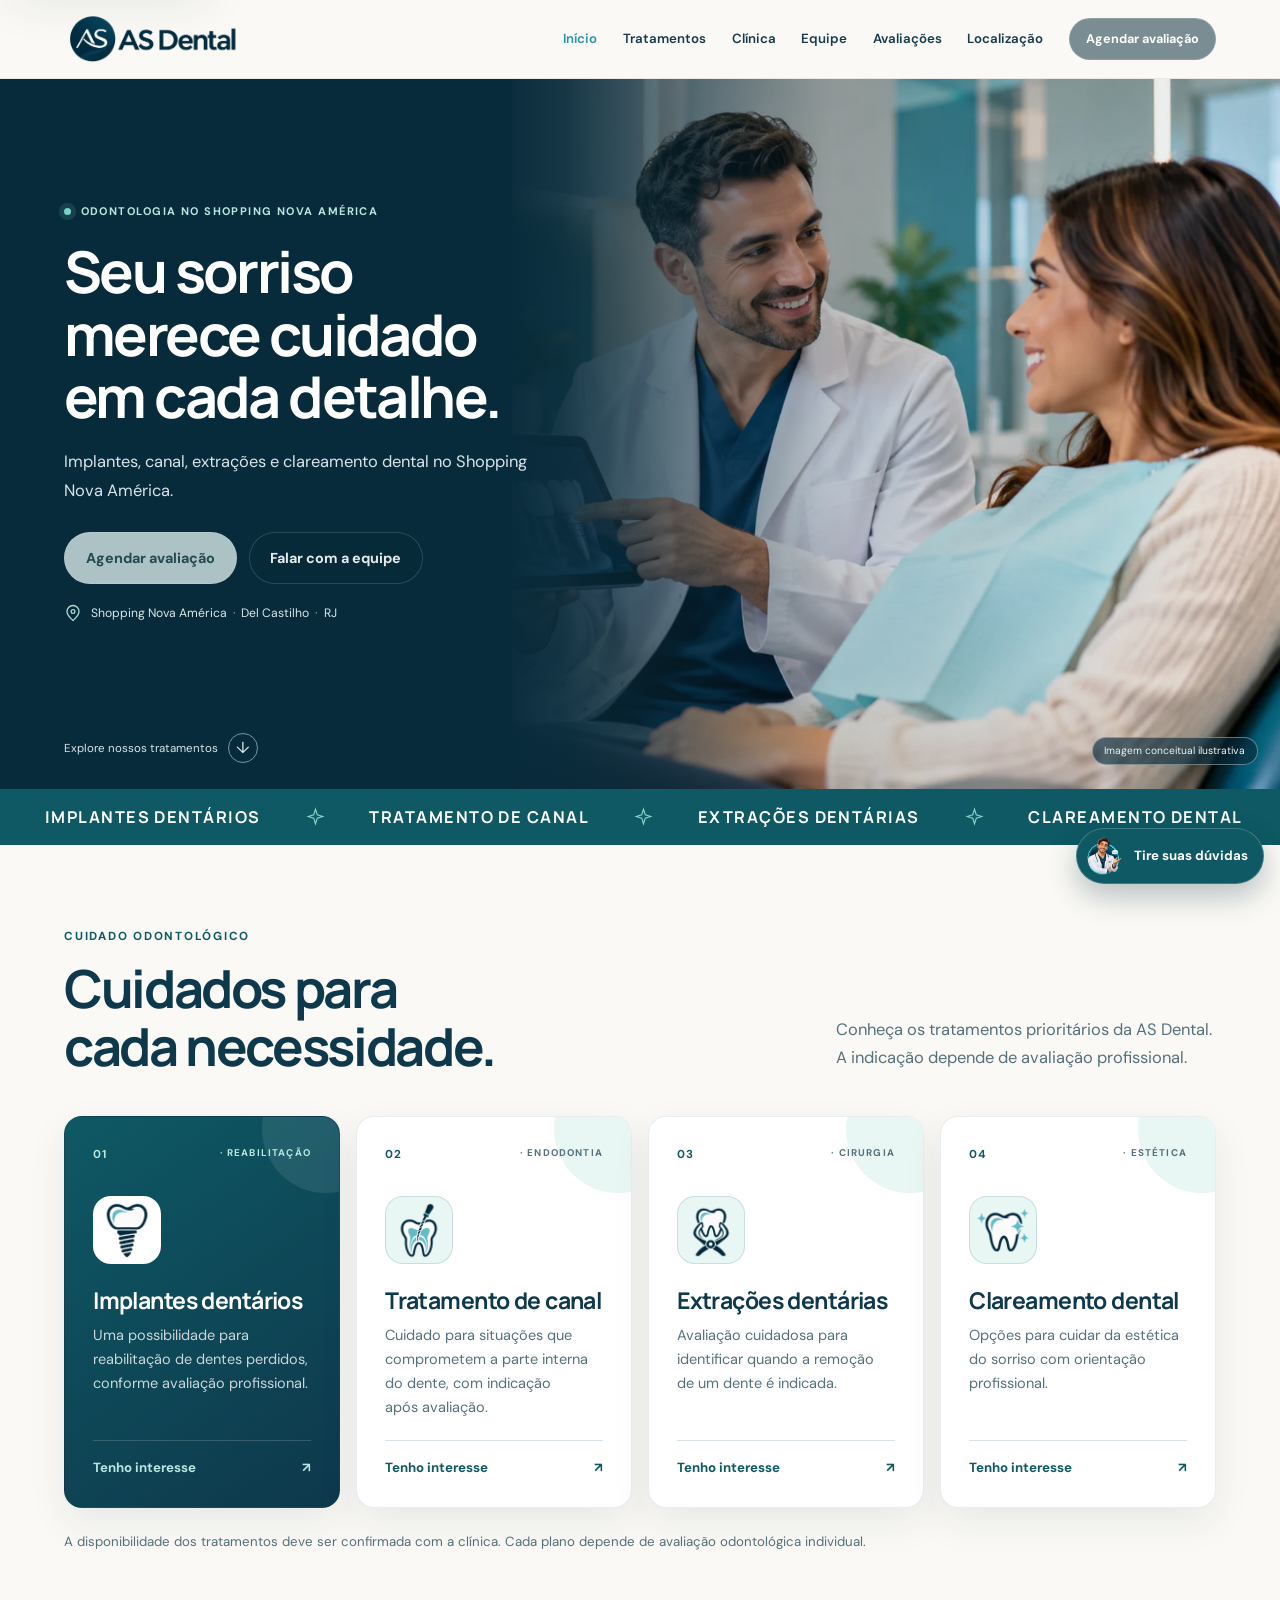
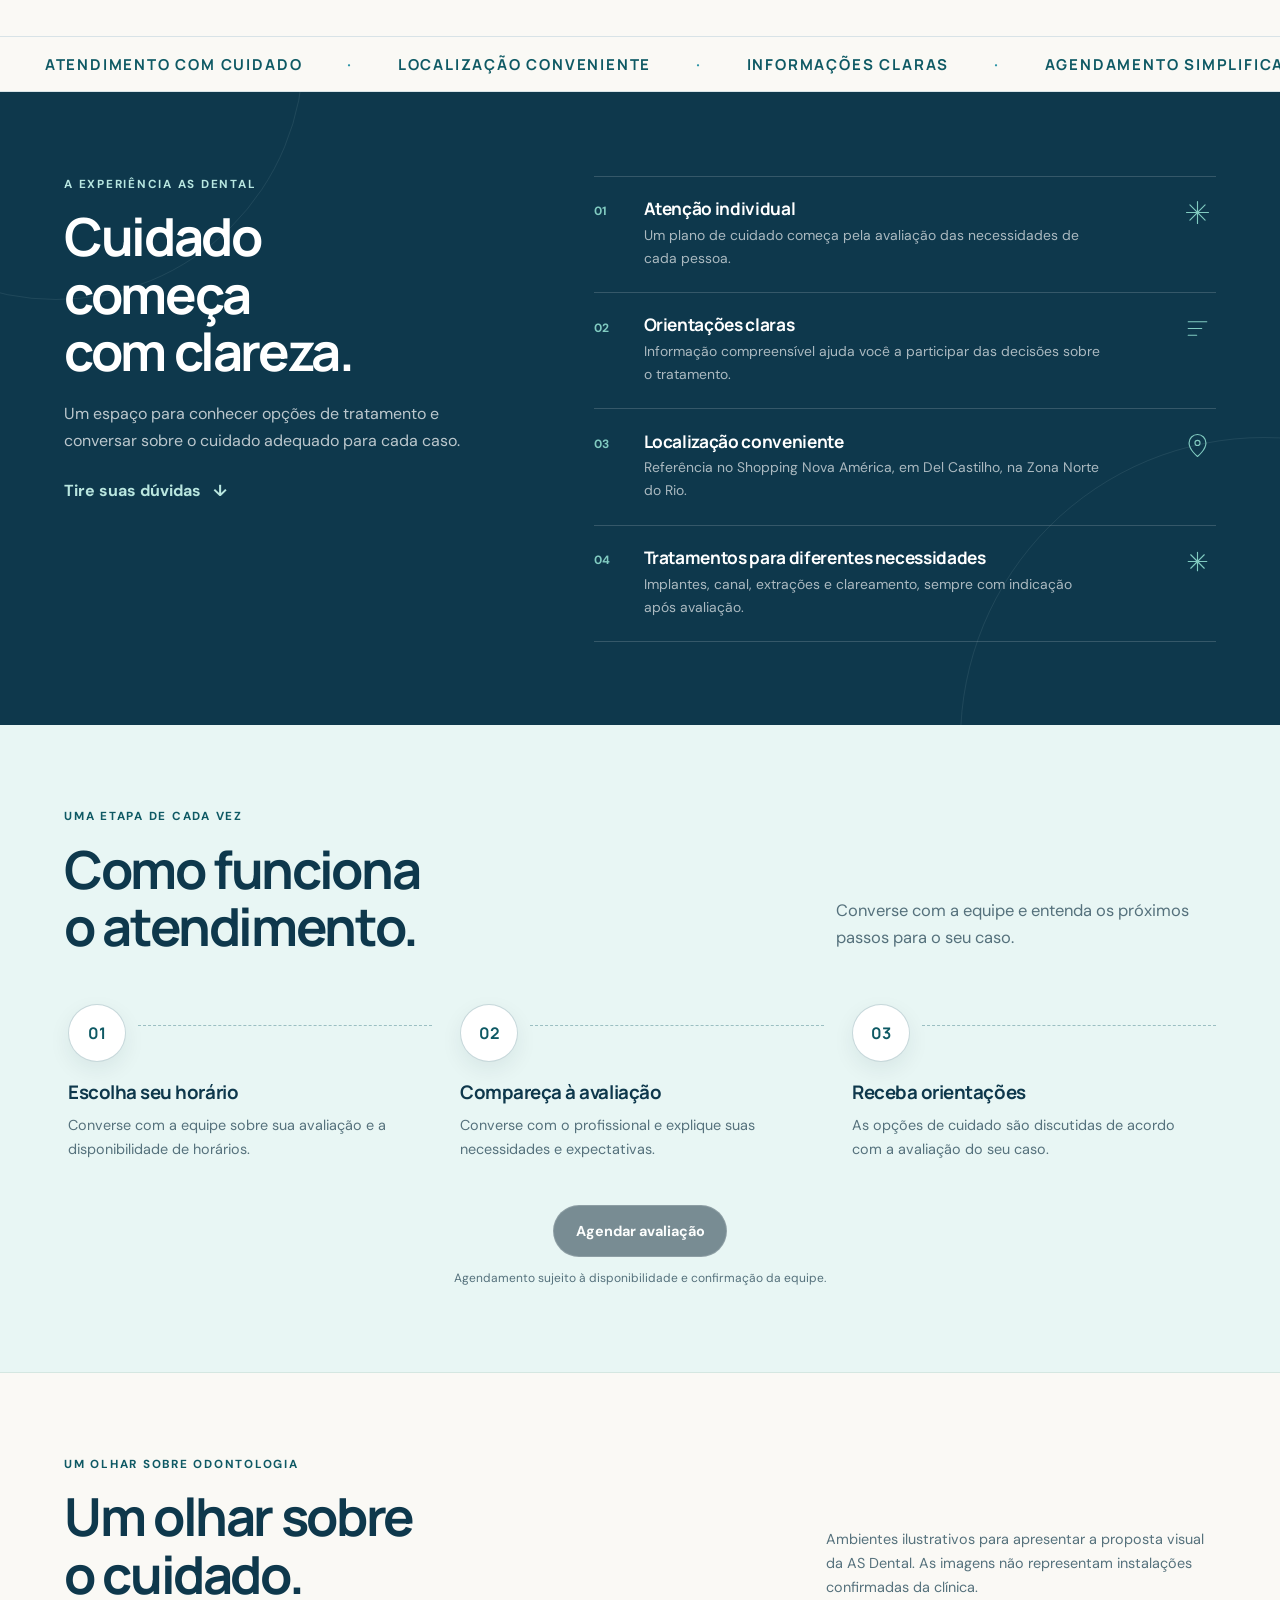
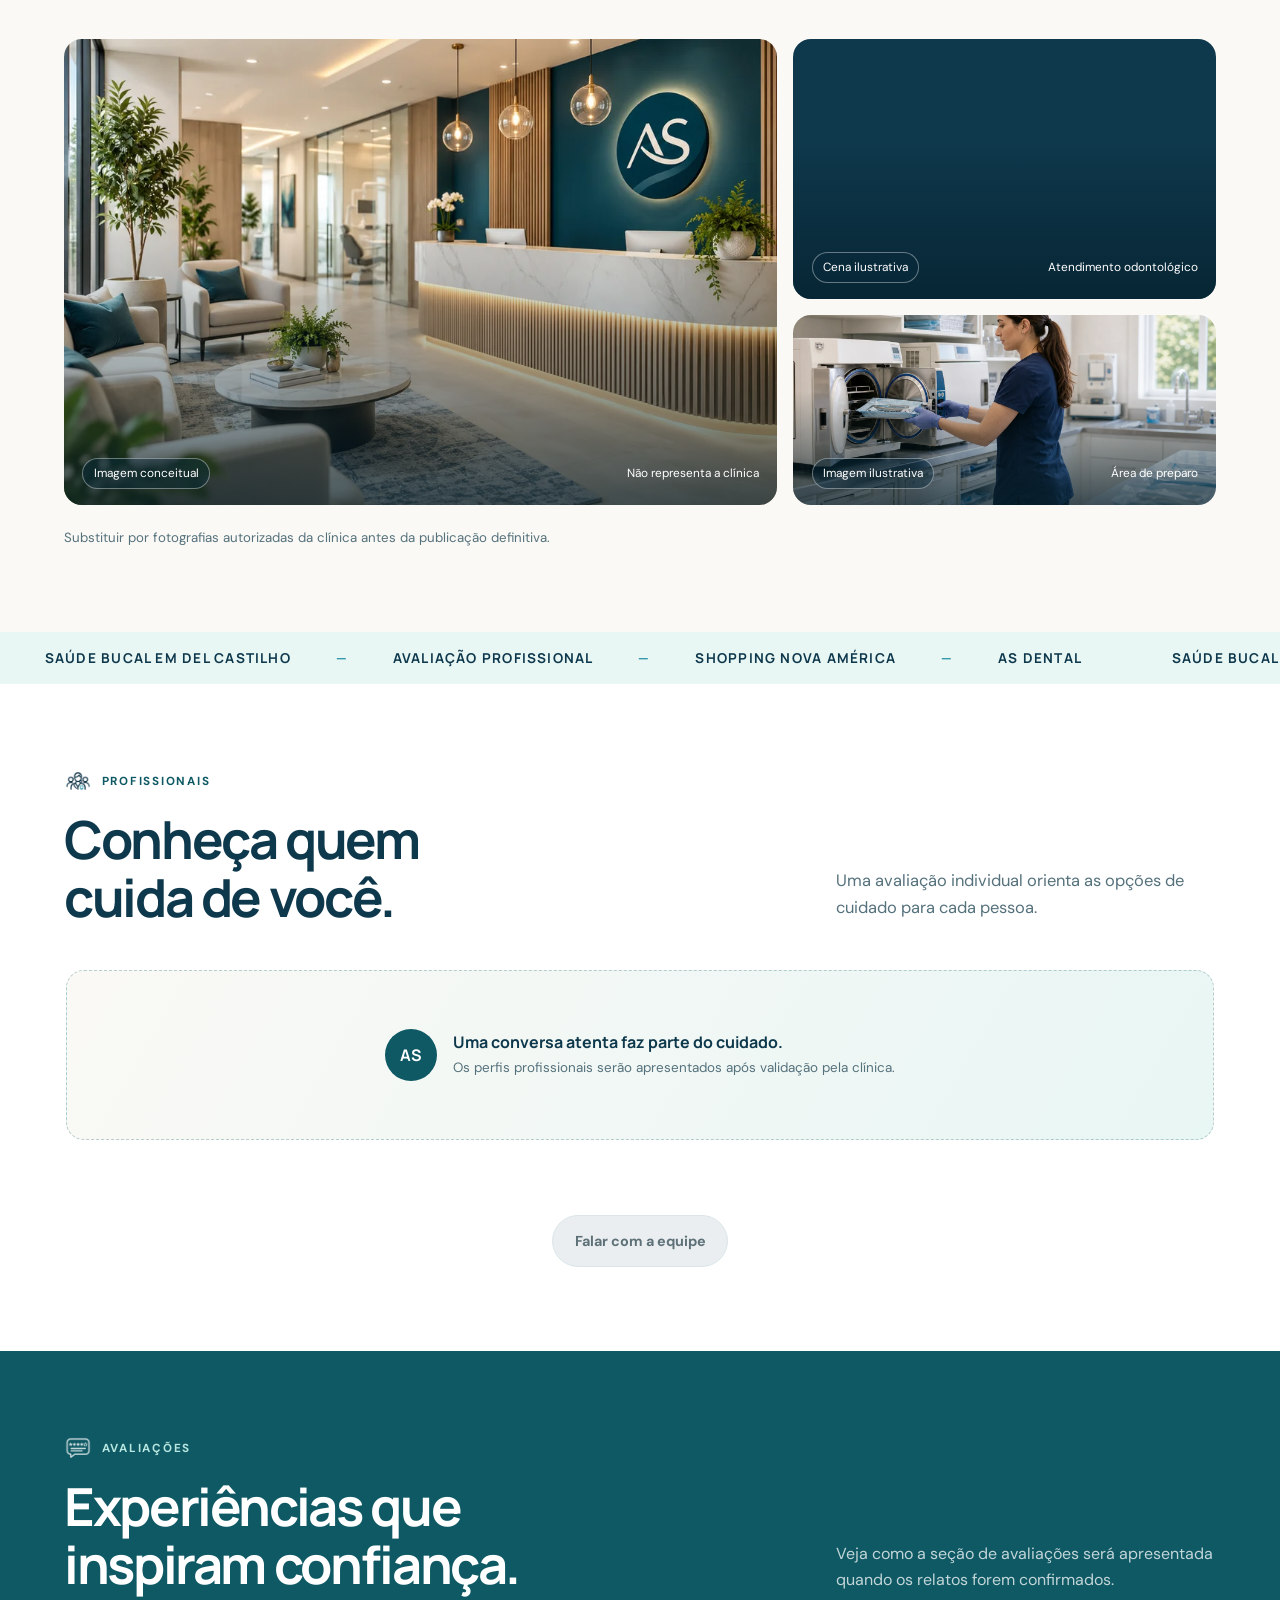
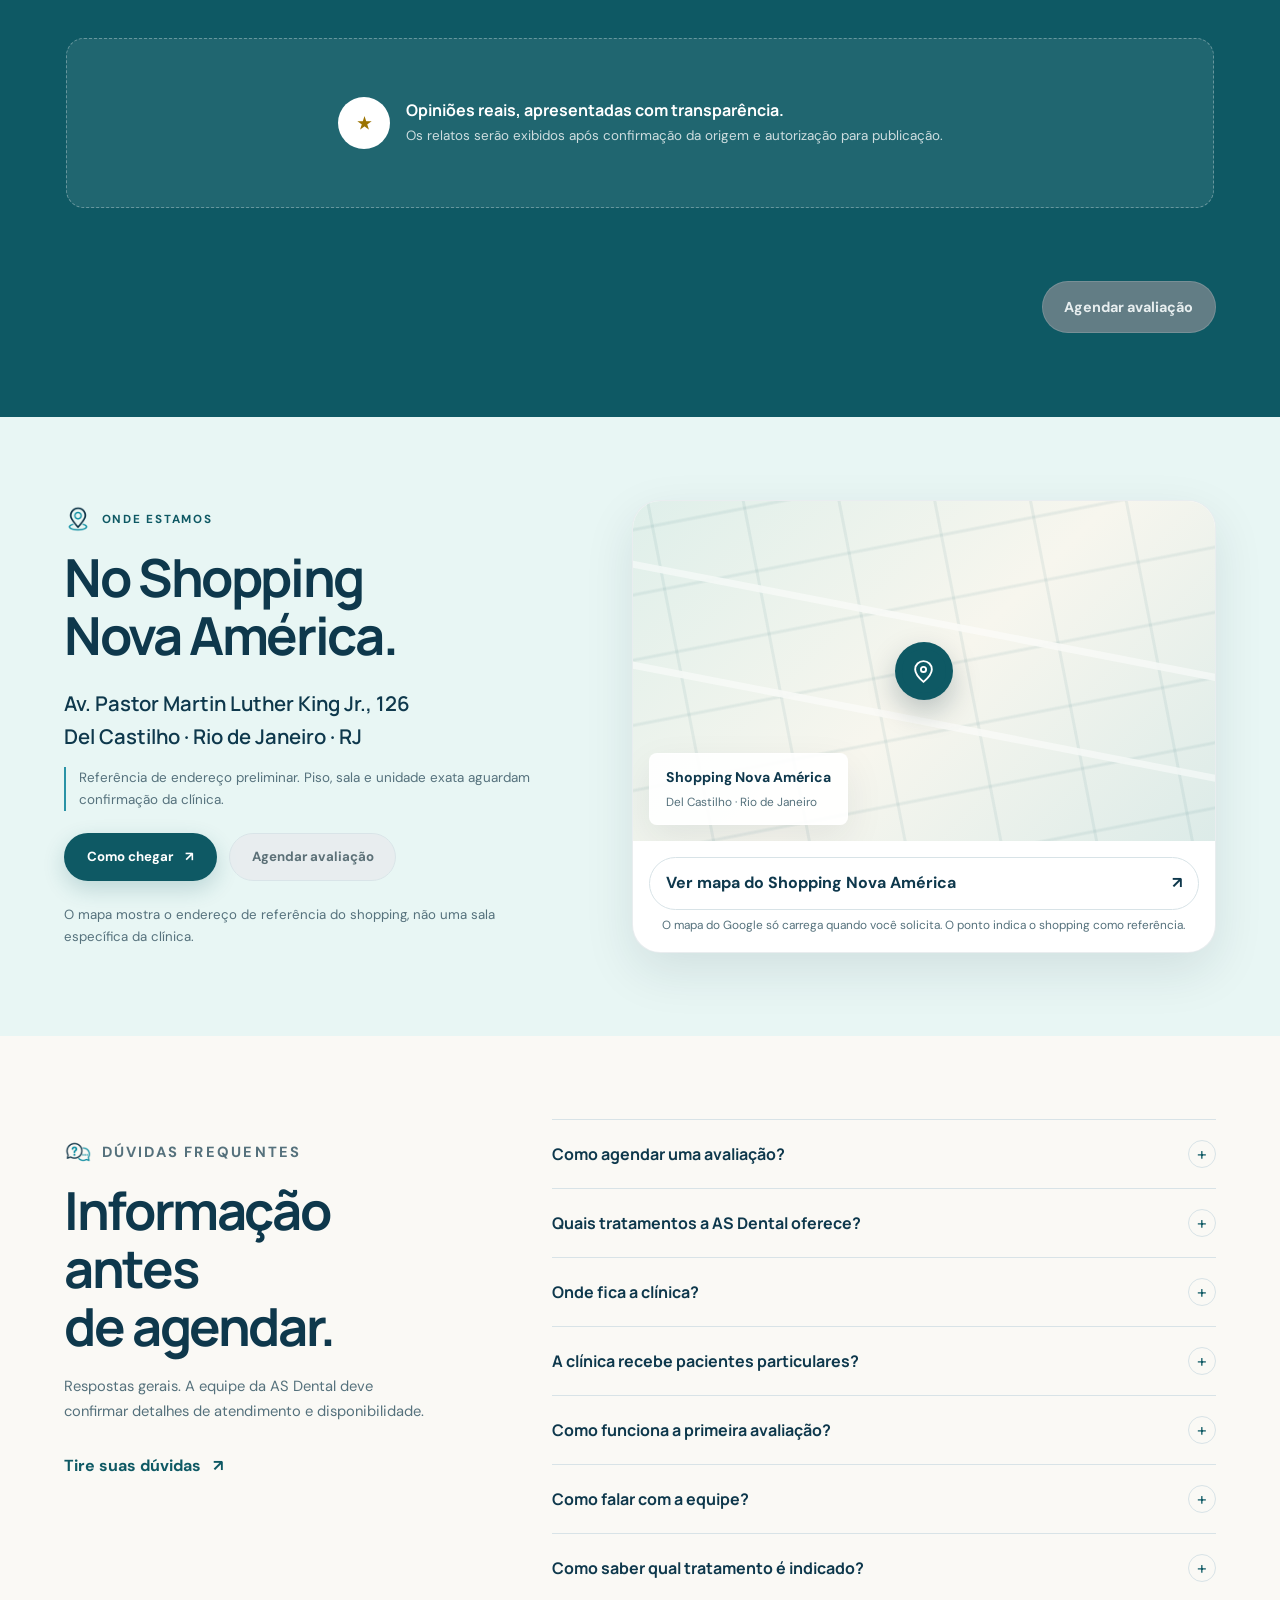
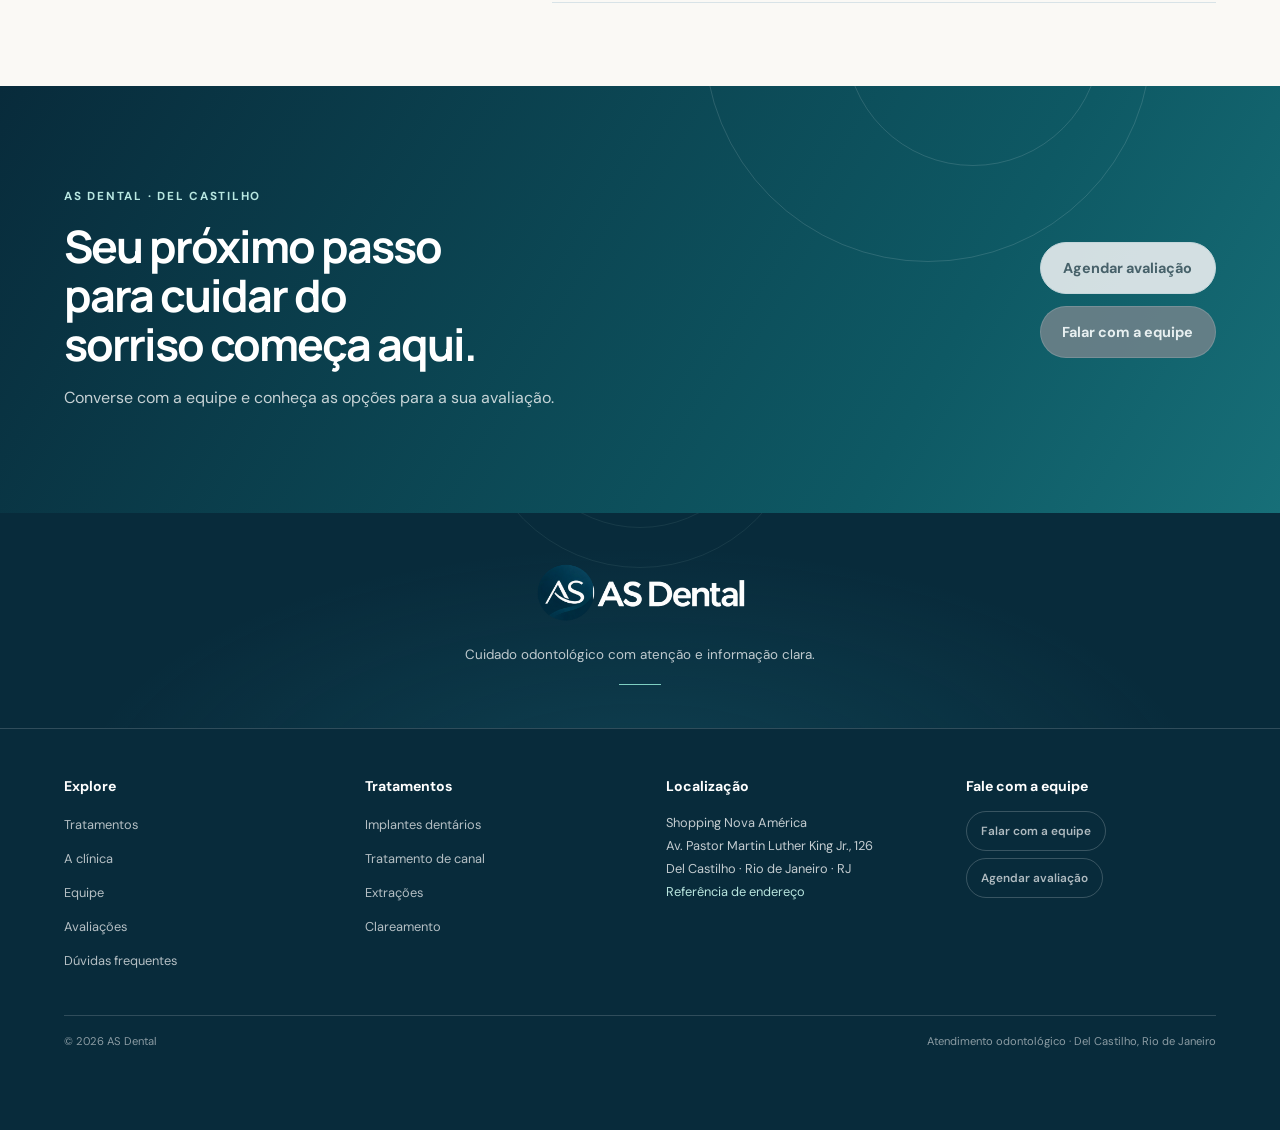
<file: index.html>
<!doctype html>
<html lang="pt-BR">
<head>
  <meta charset="utf-8">
  <meta name="viewport" content="width=device-width, initial-scale=1">
  <meta name="theme-color" content="#0e384c">
  <title>AS Dental | Implantes, canal, extrações e clareamento no Rio</title>
  <meta name="description" content="Conheça os tratamentos da AS Dental no Shopping Nova América, em Del Castilho, Rio de Janeiro. Agende uma avaliação odontológica.">
  <meta property="og:type" content="website">
  <meta property="og:title" content="AS Dental | Cuidado odontológico no Shopping Nova América">
  <meta property="og:description" content="Implantes, tratamento de canal, extrações e clareamento dental em Del Castilho, Rio de Janeiro.">
  <meta property="og:image" content="https://pedroh99p-bot.github.io/asdental/images/asdental-v2/sharing/og-as-dental-1200x630.jpg"><meta property="og:image:type" content="image/jpeg"><meta property="og:image:width" content="1200"><meta property="og:image:height" content="630"><meta name="twitter:card" content="summary_large_image"><meta name="twitter:image" content="https://pedroh99p-bot.github.io/asdental/images/asdental-v2/sharing/og-as-dental-1200x630.jpg">
  <link rel="icon" href="images/asdental-v2/branding/favicon.ico" sizes="any"><link rel="icon" type="image/png" sizes="32x32" href="images/asdental-v2/branding/favicon-32.png"><link rel="apple-touch-icon" href="images/asdental-v2/branding/apple-touch-icon.png">
  <link rel="preconnect" href="https://fonts.googleapis.com">
  <link rel="preconnect" href="https://fonts.gstatic.com" crossorigin>
  <link href="https://fonts.googleapis.com/css2?family=DM+Sans:wght@400;500;600;700&family=Manrope:wght@500;600;700;800&display=swap" rel="stylesheet">
  <link rel="stylesheet" href="images/site.css?v=3.1.0">
<noscript><style>@media(max-width:980px){.nav{flex-wrap:wrap;padding-block:1rem}.menu-toggle{display:none}.menu{position:static;inset:auto;visibility:visible;pointer-events:auto;transform:none;width:100%;height:auto;flex-direction:row;flex-wrap:wrap;padding:0;border:0;box-shadow:none;gap:.5rem 1rem}.menu>a{padding:.4rem 0;border:0;font-size:.8rem}.menu>.button{margin-top:0}}</style></noscript></head>
<body id="topo">
  <a class="skip-link" href="#conteudo">Pular para o conteúdo</a>
  <header class="site-header">
    <nav class="nav wrap" aria-label="Navegação principal">
      <a class="brand" href="index.html" aria-label="AS Dental — início"><img class="brand-logo" src="images/asdental-v2/branding/logo-horizontal.webp" alt="" width="800" height="267" decoding="async"></a>
      <button class="menu-toggle" type="button" aria-expanded="false" aria-controls="menu-principal" aria-label="Abrir menu"><span class="menu-toggle-label">Menu</span><svg class="menu-toggle-icon" viewBox="0 0 24 24" aria-hidden="true"><path class="menu-icon-menu" d="M4 7h16M4 12h16M4 17h16"/><path class="menu-icon-close" d="m6 6 12 12M18 6 6 18"/></svg></button>
      <div class="menu-backdrop" data-menu-backdrop hidden></div>
      <div class="menu" id="menu-principal">
        <a href="#topo" aria-current="page">Início</a><a href="#tratamentos">Tratamentos</a><a href="#clinica">Clínica</a><a href="#equipe">Equipe</a><a href="#avaliacoes">Avaliações</a><a href="#localizacao">Localização</a>
        <button class="button button-primary button-small" type="button" data-booking disabled>Agendar avaliação</button>
      </div>
    </nav>
  </header>

  <main id="conteudo">
    <section class="hero" aria-labelledby="hero-title">
      <div class="hero-media"><img class="hero-image" src="images/asdental-v2/photography/hero-consulta.webp" srcset="images/asdental-v2/photography/hero-consulta-640.webp 640w, images/asdental-v2/photography/hero-consulta-960.webp 960w, images/asdental-v2/photography/hero-consulta.webp 1600w" sizes="100vw" alt="Imagem ilustrativa gerada por IA de um profissional conversando com uma paciente" fetchpriority="high" decoding="async" width="1600" height="900"><span class="hero-image-note">Imagem conceitual ilustrativa</span></div>
      <div class="hero-shade" aria-hidden="true"></div>
      <div class="wrap hero-content">
        <p class="eyebrow light"><span class="eyebrow-dot" aria-hidden="true"></span> Odontologia no Shopping Nova América</p>
        <h1 id="hero-title">Seu sorriso merece cuidado em cada detalhe.</h1>
        <p class="hero-copy">Implantes, canal, extrações e clareamento dental no Shopping Nova América.</p>
        <div class="hero-actions"><button class="button button-primary" type="button" data-booking disabled>Agendar avaliação</button><button class="button button-outline-light" type="button" data-whatsapp disabled>Falar com a equipe</button></div>
        <div class="hero-reputation" data-google-badge="compact" hidden></div>
        <a class="hero-location" href="#localizacao"><svg viewBox="0 0 24 24" aria-hidden="true"><path d="M20 10c0 5-8 12-8 12S4 15 4 10a8 8 0 1 1 16 0Z"/><circle cx="12" cy="10" r="2.5"/></svg><span>Shopping Nova América <i>·</i> Del Castilho <i>·</i> RJ</span></a>
      </div>
      <a class="hero-scroll" href="#tratamentos">Explore nossos tratamentos <span aria-hidden="true">↓</span></a>
    </section>

    <section class="marquee marquee-dark" aria-label="Tratamentos odontológicos"><p class="sr-only">Implantes dentários; tratamento de canal; extrações dentárias; clareamento dental; saúde bucal.</p><div class="marquee-track" aria-hidden="true"><div class="marquee-group marquee-forward"><span>Implantes dentários</span><svg viewBox="0 0 24 24"><path d="M12 2.8 14.2 9.8 21.2 12 14.2 14.2 12 21.2 9.8 14.2 2.8 12 9.8 9.8Z"/></svg><span>Tratamento de canal</span><svg viewBox="0 0 24 24"><path d="M12 2.8 14.2 9.8 21.2 12 14.2 14.2 12 21.2 9.8 14.2 2.8 12 9.8 9.8Z"/></svg><span>Extrações dentárias</span><svg viewBox="0 0 24 24"><path d="M12 2.8 14.2 9.8 21.2 12 14.2 14.2 12 21.2 9.8 14.2 2.8 12 9.8 9.8Z"/></svg><span>Clareamento dental</span><svg viewBox="0 0 24 24"><path d="M12 2.8 14.2 9.8 21.2 12 14.2 14.2 12 21.2 9.8 14.2 2.8 12 9.8 9.8Z"/></svg><span>Saúde bucal</span></div><div class="marquee-group marquee-forward" aria-hidden="true"><span>Implantes dentários</span><svg viewBox="0 0 24 24"><path d="M12 2.8 14.2 9.8 21.2 12 14.2 14.2 12 21.2 9.8 14.2 2.8 12 9.8 9.8Z"/></svg><span>Tratamento de canal</span><svg viewBox="0 0 24 24"><path d="M12 2.8 14.2 9.8 21.2 12 14.2 14.2 12 21.2 9.8 14.2 2.8 12 9.8 9.8Z"/></svg><span>Extrações dentárias</span><svg viewBox="0 0 24 24"><path d="M12 2.8 14.2 9.8 21.2 12 14.2 14.2 12 21.2 9.8 14.2 2.8 12 9.8 9.8Z"/></svg><span>Clareamento dental</span><svg viewBox="0 0 24 24"><path d="M12 2.8 14.2 9.8 21.2 12 14.2 14.2 12 21.2 9.8 14.2 2.8 12 9.8 9.8Z"/></svg><span>Saúde bucal</span></div></div></section>

    <section class="section treatments" id="tratamentos" aria-labelledby="treatments-title">
      <div class="wrap"><div class="section-heading reveal"><div><p class="eyebrow">Cuidado odontológico</p><h2 id="treatments-title">Cuidados para cada necessidade.</h2></div><p class="section-lead">Conheça os tratamentos prioritários da AS Dental. A indicação depende de avaliação profissional.</p></div>
        <div class="treatment-grid">
          <article class="treatment-card treatment-featured reveal" data-reveal="up"><span class="treatment-index">01 <span>· REABILITAÇÃO</span></span><div class="treatment-icon" aria-hidden="true"><img src="images/asdental-v2/services/implante.webp" alt="" width="64" height="64" loading="lazy" decoding="async"></div><h3>Implantes dentários</h3><p>Uma possibilidade para reabilitação de dentes perdidos, conforme avaliação profissional.</p><a class="card-link" href="#agendamento" data-track="service_interest" data-service="implantes">Tenho interesse <span aria-hidden="true">↗</span></a></article>
          <article class="treatment-card reveal" data-reveal="up"><span class="treatment-index">02 <span>· ENDODONTIA</span></span><div class="treatment-icon" aria-hidden="true"><img src="images/asdental-v2/services/canal.webp" alt="" width="64" height="64" loading="lazy" decoding="async"></div><h3>Tratamento de canal</h3><p>Cuidado para situações que comprometem a parte interna do dente, com indicação após avaliação.</p><a class="card-link" href="#agendamento" data-track="service_interest" data-service="tratamento de canal">Tenho interesse <span aria-hidden="true">↗</span></a></article>
          <article class="treatment-card reveal" data-reveal="up"><span class="treatment-index">03 <span>· CIRURGIA</span></span><div class="treatment-icon" aria-hidden="true"><img src="images/asdental-v2/services/extracao.webp" alt="" width="64" height="64" loading="lazy" decoding="async"></div><h3>Extrações dentárias</h3><p>Avaliação cuidadosa para identificar quando a remoção de um dente é indicada.</p><a class="card-link" href="#agendamento" data-track="service_interest" data-service="extrações">Tenho interesse <span aria-hidden="true">↗</span></a></article>
          <article class="treatment-card treatment-offset reveal" data-reveal="up"><span class="treatment-index">04 <span>· ESTÉTICA</span></span><div class="treatment-icon" aria-hidden="true"><img src="images/asdental-v2/services/clareamento.webp" alt="" width="64" height="64" loading="lazy" decoding="async"></div><h3>Clareamento dental</h3><p>Opções para cuidar da estética do sorriso com orientação profissional.</p><a class="card-link" href="#agendamento" data-track="service_interest" data-service="clareamento">Tenho interesse <span aria-hidden="true">↗</span></a></article>
        </div>
        <p class="fine-print">A disponibilidade dos tratamentos deve ser confirmada com a clínica. Cada plano depende de avaliação odontológica individual.</p>
      </div>
    </section>

    <section class="marquee marquee-light" aria-label="Experiência de atendimento"><p class="sr-only">Atendimento com cuidado; localização conveniente; informações claras; agendamento simplificado.</p><div class="marquee-track" aria-hidden="true"><div class="marquee-group marquee-reverse"><span>Atendimento com cuidado</span><i aria-hidden="true">·</i><span>Localização conveniente</span><i aria-hidden="true">·</i><span>Informações claras</span><i aria-hidden="true">·</i><span>Agendamento simplificado</span></div><div class="marquee-group marquee-reverse" aria-hidden="true"><span>Atendimento com cuidado</span><i aria-hidden="true">·</i><span>Localização conveniente</span><i aria-hidden="true">·</i><span>Informações claras</span><i aria-hidden="true">·</i><span>Agendamento simplificado</span></div></div></section>

    <section class="section differentiators" aria-labelledby="difference-title"><div class="wrap difference-layout"><div class="difference-intro reveal"><p class="eyebrow light">A experiência AS Dental</p><h2 id="difference-title">Cuidado começa com clareza.</h2><p>Um espaço para conhecer opções de tratamento e conversar sobre o cuidado adequado para cada caso.</p><a href="#faq" class="text-link text-link-light">Tire suas dúvidas <span aria-hidden="true">↓</span></a></div><div class="difference-list"><article class="difference-item reveal" data-reveal="right"><span>01</span><div><h3>Atenção individual</h3><p>Um plano de cuidado começa pela avaliação das necessidades de cada pessoa.</p></div><svg viewBox="0 0 32 32" aria-hidden="true"><path d="M16 3v26M3 16h26M7 7l18 18m0-18L7 25"/></svg></article><article class="difference-item reveal" data-reveal="right"><span>02</span><div><h3>Orientações claras</h3><p>Informação compreensível ajuda você a participar das decisões sobre o tratamento.</p></div><svg viewBox="0 0 32 32" aria-hidden="true"><path d="M5 8h22M5 16h16M5 24h10"/></svg></article><article class="difference-item reveal" data-reveal="right"><span>03</span><div><h3>Localização conveniente</h3><p>Referência no Shopping Nova América, em Del Castilho, na Zona Norte do Rio.</p></div><svg viewBox="0 0 32 32" aria-hidden="true"><path d="M26 13c0 8-10 16-10 16S6 21 6 13a10 10 0 1 1 20 0Z"/><circle cx="16" cy="13" r="3"/></svg></article><article class="difference-item reveal" data-reveal="right"><span>04</span><div><h3>Tratamentos para diferentes necessidades</h3><p>Implantes, canal, extrações e clareamento, sempre com indicação após avaliação.</p></div><svg viewBox="0 0 32 32" aria-hidden="true"><path d="M5 16h22M16 5v22M8 8l16 16m0-16L8 24"/></svg></article></div></div></section>

    <section class="section steps-section" id="atendimento" aria-labelledby="steps-title"><div class="wrap"><div class="section-heading reveal"><div><p class="eyebrow">Uma etapa de cada vez</p><h2 id="steps-title">Como funciona o atendimento.</h2></div><p class="section-lead">Converse com a equipe e entenda os próximos passos para o seu caso.</p></div><ol class="steps-grid"><li class="step reveal" data-reveal="up"><span class="step-number">01</span><div class="step-line" aria-hidden="true"></div><h3>Escolha seu horário</h3><p>Converse com a equipe sobre sua avaliação e a disponibilidade de horários.</p></li><li class="step reveal" data-reveal="up"><span class="step-number">02</span><div class="step-line" aria-hidden="true"></div><h3>Compareça à avaliação</h3><p>Converse com o profissional e explique suas necessidades e expectativas.</p></li><li class="step reveal" data-reveal="up"><span class="step-number">03</span><div class="step-line" aria-hidden="true"></div><h3>Receba orientações</h3><p>As opções de cuidado são discutidas de acordo com a avaliação do seu caso.</p></li></ol><div class="center-action"><button class="button button-primary" type="button" data-booking disabled>Agendar avaliação <span aria-hidden="true">↗</span></button><p class="fine-print">Agendamento sujeito à disponibilidade e confirmação da equipe.</p></div></div></section>

    <section class="section clinic-section" id="clinica" aria-labelledby="clinic-title"><div class="wrap"><div class="clinic-heading reveal"><div><p class="eyebrow">Um olhar sobre odontologia</p><h2 id="clinic-title">Um olhar sobre o cuidado.</h2></div><p>Ambientes ilustrativos para apresentar a proposta visual da AS Dental. As imagens não representam instalações confirmadas da clínica.</p></div><div class="gallery-grid"><figure class="gallery-main reveal" data-reveal="up"><img src="images/asdental-v2/photography/recepcao-conceitual.webp" alt="Imagem conceitual gerada por IA de uma recepção odontológica; não representa a AS Dental" loading="lazy" decoding="async" width="1448" height="1086" srcset="images/asdental-v2/photography/recepcao-conceitual-640.webp 640w, images/asdental-v2/photography/recepcao-conceitual-960.webp 960w, images/asdental-v2/photography/recepcao-conceitual.webp 1448w" sizes="(max-width: 760px) 100vw, 52vw"><figcaption><span>Imagem conceitual</span><span>Não representa a clínica</span></figcaption></figure><figure class="gallery-side reveal" data-reveal="up"><img src="images/asdental-v2/photography/hero-consulta.webp" alt="Cena ilustrativa gerada por IA de atendimento odontológico" loading="lazy" decoding="async" width="1600" height="900" srcset="images/asdental-v2/photography/hero-consulta-640.webp 640w, images/asdental-v2/photography/hero-consulta-960.webp 960w, images/asdental-v2/photography/hero-consulta.webp 1600w" sizes="(max-width: 760px) 100vw, 48vw"><figcaption><span>Cena ilustrativa</span><span>Atendimento odontológico</span></figcaption></figure><figure class="gallery-wide reveal" data-reveal="up"><img src="images/home/sterilization.webp" alt="Imagem demonstrativa de área de preparo odontológico" loading="lazy" decoding="async" width="1450" height="967"><figcaption><span>Imagem ilustrativa</span><span>Área de preparo</span></figcaption></figure></div><p class="fine-print">Substituir por fotografias autorizadas da clínica antes da publicação definitiva.</p></div></section>

    <section class="marquee marquee-soft" aria-label="Cuidado odontológico e localização"><p class="sr-only">Saúde bucal em Del Castilho; avaliação profissional; Shopping Nova América.</p><div class="marquee-track" aria-hidden="true"><div class="marquee-group marquee-forward"><span>Saúde bucal em Del Castilho</span><i>—</i><span>Avaliação profissional</span><i>—</i><span>Shopping Nova América</span><i>—</i><span>AS Dental</span></div><div class="marquee-group marquee-forward" aria-hidden="true"><span>Saúde bucal em Del Castilho</span><i>—</i><span>Avaliação profissional</span><i>—</i><span>Shopping Nova América</span><i>—</i><span>AS Dental</span></div></div></section>

    <section class="section team-section" id="equipe" aria-labelledby="team-title"><div class="wrap"><div class="section-heading reveal"><div><p class="eyebrow"><img class="section-icon" src="images/asdental-v2/ui/equipe-256.webp" width="32" height="32" alt="" aria-hidden="true" decoding="async">Profissionais</p><h2 id="team-title">Conheça quem cuida de você.</h2></div><p class="section-lead">Uma avaliação individual orienta as opções de cuidado para cada pessoa.</p></div><div class="carousel-shell" data-carousel="team"><button class="carousel-arrow carousel-prev" type="button" aria-label="Ver profissionais anteriores" data-carousel-prev disabled><svg viewBox="0 0 24 24" aria-hidden="true"><path d="m15 18-6-6 6-6"/></svg></button><div class="profile-track" data-team-track role="region" tabindex="0" aria-label="Profissionais da AS Dental" aria-roledescription="carrossel"><div class="content-fallback"><span class="content-fallback-icon" aria-hidden="true">AS</span><div><strong>Uma conversa atenta faz parte do cuidado.</strong><p>Os perfis profissionais serão apresentados após validação pela clínica.</p></div></div></div><button class="carousel-arrow carousel-next" type="button" aria-label="Ver próximos profissionais" data-carousel-next disabled><svg viewBox="0 0 24 24" aria-hidden="true"><path d="m9 18 6-6-6-6"/></svg></button></div><div class="carousel-dots" role="group" data-carousel-dots="team" aria-label="Navegação de profissionais"></div><div class="team-cta"><span class="demo-label" data-preview-only hidden>Perfis ilustrativos para revisão do layout</span><button class="button button-quiet" type="button" data-whatsapp disabled>Falar com a equipe</button></div></div></section>

    <section class="section reviews-section" id="avaliacoes" aria-labelledby="reviews-title"><div class="wrap"><div class="reviews-heading reveal"><div><p class="eyebrow light"><img class="section-icon" src="images/asdental-v2/ui/avaliacoes-256.webp" width="32" height="32" alt="" aria-hidden="true" decoding="async">Avaliações</p><h2 id="reviews-title">Experiências que inspiram confiança.</h2></div><p>Veja como a seção de avaliações será apresentada quando os relatos forem confirmados.</p></div><div class="reviews-reputation" data-google-badge="full" hidden></div><div class="carousel-shell reviews-shell" data-carousel="reviews"><button class="carousel-arrow carousel-prev" type="button" aria-label="Ver avaliações anteriores" data-carousel-prev disabled><svg viewBox="0 0 24 24" aria-hidden="true"><path d="m15 18-6-6 6-6"/></svg></button><div class="review-track" data-review-track role="region" tabindex="0" aria-label="Avaliações da AS Dental" aria-roledescription="carrossel"><div class="content-fallback"><span class="content-fallback-icon" aria-hidden="true">★</span><div><strong>Opiniões reais, apresentadas com transparência.</strong><p>Os relatos serão exibidos após confirmação da origem e autorização para publicação.</p></div></div></div><button class="carousel-arrow carousel-next" type="button" aria-label="Ver próximas avaliações" data-carousel-next disabled><svg viewBox="0 0 24 24" aria-hidden="true"><path d="m9 18 6-6-6-6"/></svg></button></div><div class="carousel-dots" role="group" data-carousel-dots="reviews" aria-label="Navegação de avaliações"></div><div class="reviews-cta"><a class="button button-light" data-google-reviews-link hidden>Ver avaliações no Google <span aria-hidden="true">↗</span></a><button class="button button-outline-light" type="button" data-booking disabled>Agendar avaliação</button></div></div></section>

    <section class="section location-section" id="localizacao" aria-labelledby="location-title"><div class="wrap location-grid"><div class="location-copy reveal"><p class="eyebrow"><img class="section-icon" src="images/asdental-v2/ui/localizacao-256.webp" width="32" height="32" alt="" aria-hidden="true" decoding="async">Onde estamos</p><h2 id="location-title">No Shopping Nova América.</h2><p class="location-address">Av. Pastor Martin Luther King Jr., 126<br>Del Castilho · Rio de Janeiro · RJ</p><p class="location-pending">Referência de endereço preliminar. Piso, sala e unidade exata aguardam confirmação da clínica.</p><div class="location-actions"><a class="button button-primary" data-directions href="https://www.google.com/maps/search/?api=1&amp;query=Shopping%20Nova%20Am%C3%A9rica%2C%20Av.%20Pastor%20Martin%20Luther%20King%20Jr.%2C%20126%2C%20Del%20Castilho%2C%20Rio%20de%20Janeiro%2C%20RJ" target="_blank" rel="noopener noreferrer">Como chegar <span aria-hidden="true">↗</span></a><button class="button button-quiet" type="button" data-booking disabled>Agendar avaliação</button></div><p class="fine-print">O mapa mostra o endereço de referência do shopping, não uma sala específica da clínica.</p></div><div class="map-card reveal" data-reveal="right"><div class="map-placeholder"><div class="map-grid" aria-hidden="true"></div><span class="map-pin" aria-hidden="true"><svg viewBox="0 0 24 24"><path d="M20 10c0 5-8 12-8 12S4 15 4 10a8 8 0 1 1 16 0Z"/><circle cx="12" cy="10" r="2.5"/></svg></span><div class="map-caption"><strong>Shopping Nova América</strong><span>Del Castilho · Rio de Janeiro</span></div></div><button class="map-load" type="button" data-open-map><span data-map-button-label>Ver mapa do Shopping Nova América</span><span aria-hidden="true">↗</span></button><p class="map-privacy">O mapa do Google só carrega quando você solicita. O ponto indica o shopping como referência.</p></div></div></section>

    <section class="section faq-section" id="faq" aria-labelledby="faq-title"><div class="wrap faq-layout"><div class="faq-intro reveal"><p class="eyebrow"><img class="section-icon" src="images/asdental-v2/ui/faq-256.webp" width="32" height="32" alt="" aria-hidden="true" decoding="async">Dúvidas frequentes</p><h2 id="faq-title">Informação antes de agendar.</h2><p>Respostas gerais. A equipe da AS Dental deve confirmar detalhes de atendimento e disponibilidade.</p><button class="text-link faq-ask" type="button" data-assistant-trigger>Tire suas dúvidas <span aria-hidden="true">↗</span></button></div><div class="faq-list"><details class="faq-item reveal"><summary>Como agendar uma avaliação?<span aria-hidden="true">+</span></summary><div><p>O link oficial do Simples Dental ainda não está configurado. O agendamento será habilitado após a clínica fornecer o endereço correto.</p></div></details><details class="faq-item reveal"><summary>Quais tratamentos a AS Dental oferece?<span aria-hidden="true">+</span></summary><div><p>O site destaca implantes, tratamento de canal, extrações e clareamento dental. Confirme disponibilidade e indicação diretamente com a clínica.</p></div></details><details class="faq-item reveal"><summary>Onde fica a clínica?<span aria-hidden="true">+</span></summary><div><p>A referência preliminar é o Shopping Nova América, na Av. Pastor Martin Luther King Jr., 126, Del Castilho, Rio de Janeiro. Piso e sala ainda precisam ser confirmados.</p></div></details><details class="faq-item reveal"><summary>A clínica recebe pacientes particulares?<span aria-hidden="true">+</span></summary><div><p>O site está sendo preparado para apresentar atendimento particular. Consulte a clínica para confirmar formas de atendimento e pagamento.</p></div></details><details class="faq-item reveal"><summary>Como funciona a primeira avaliação?<span aria-hidden="true">+</span></summary><div><p>O profissional avalia as necessidades de cada pessoa e explica as opções de cuidado indicadas para aquele caso.</p></div></details><details class="faq-item reveal"><summary>Como falar com a equipe?<span aria-hidden="true">+</span></summary><div><p>O número oficial de WhatsApp e os demais contatos ainda não foram cadastrados. Eles serão ativados quando confirmados pela clínica.</p></div></details><details class="faq-item reveal"><summary>Como saber qual tratamento é indicado?<span aria-hidden="true">+</span></summary><div><p>A indicação depende de avaliação odontológica individual. O conteúdo do site não substitui uma consulta profissional.</p></div></details></div></div></section>

    <section class="final-cta" id="agendamento"><div class="wrap final-cta-inner reveal"><div><p class="eyebrow light">AS Dental · Del Castilho</p><h2>Seu próximo passo para cuidar do sorriso começa aqui.</h2><p>Converse com a equipe e conheça as opções para a sua avaliação.</p></div><div class="final-cta-actions"><button class="button button-light" type="button" data-booking disabled>Agendar avaliação</button><button class="button button-outline-light" type="button" data-whatsapp disabled>Falar com a equipe</button></div></div></section>
  </main>

  <footer class="site-footer"><div class="footer-signature"><div class="footer-orbit footer-orbit-a" aria-hidden="true"></div><div class="footer-orbit footer-orbit-b" aria-hidden="true"></div><div class="wrap footer-signature-inner"><a class="brand brand-footer" href="index.html" aria-label="AS Dental — início"><img class="brand-logo" src="images/asdental-v2/branding/logo-horizontal-texto-branco.webp" alt="AS Dental" width="800" height="267" decoding="async"></a><p>Cuidado odontológico com atenção e informação clara.</p><span class="footer-divider" aria-hidden="true"></span></div></div><div class="wrap footer-grid"><div><h2 class="footer-heading">Explore</h2><ul><li><a href="index.html#tratamentos">Tratamentos</a></li><li><a href="index.html#clinica">A clínica</a></li><li><a href="index.html#equipe">Equipe</a></li><li><a href="index.html#avaliacoes">Avaliações</a></li><li><a href="index.html#faq">Dúvidas frequentes</a></li></ul></div><div><h2 class="footer-heading">Tratamentos</h2><ul><li><a href="index.html#tratamentos">Implantes dentários</a></li><li><a href="index.html#tratamentos">Tratamento de canal</a></li><li><a href="index.html#tratamentos">Extrações</a></li><li><a href="index.html#tratamentos">Clareamento</a></li></ul></div><div><h2 class="footer-heading">Localização</h2><address>Shopping Nova América<br>Av. Pastor Martin Luther King Jr., 126<br>Del Castilho · Rio de Janeiro · RJ<br><span>Referência de endereço</span></address></div><div class="footer-contact-column"><h2 class="footer-heading">Fale com a equipe</h2><button class="footer-action" type="button" data-whatsapp disabled>Falar com a equipe</button><button class="footer-action" type="button" data-booking disabled>Agendar avaliação</button><div class="footer-contact" data-footer-contact hidden></div><ul class="footer-social" data-footer-social hidden></ul><p class="footer-professional" data-professional-info hidden></p></div></div><div class="wrap footer-bottom"><span>© <span data-current-year>2026</span> AS Dental</span><span>Atendimento odontológico · Del Castilho, Rio de Janeiro</span></div></footer>

  <div class="assistant-widget"><button class="assistant-launcher" type="button" aria-expanded="false" aria-controls="assistant-panel" aria-label="Abrir ajuda da AS Dental" data-assistant-open><img src="images/asdental-v2/assistant/assistente-as-256.webp" width="40" height="40" alt="" aria-hidden="true" decoding="async"><span>Tire suas dúvidas</span></button><section class="assistant-panel" id="assistant-panel" role="dialog" aria-labelledby="assistant-title" aria-modal="false" hidden><div class="assistant-head"><div><span class="assistant-status-dot" aria-hidden="true"></span><span>AS Dental</span></div><button type="button" class="assistant-close" aria-label="Fechar ajuda" data-assistant-close>×</button></div><h2 id="assistant-title">Olá! Como podemos ajudar?</h2><p>Este guia ilustrado apresenta informações do site e não é um canal de atendimento em tempo real.</p><div class="assistant-options"><button type="button" data-assistant-booking>Agendar avaliação</button><button type="button" data-assistant-whatsapp>Falar no WhatsApp</button><button type="button" data-assistant-answer="treatments">Quais tratamentos?</button><button type="button" data-assistant-answer="location">Onde fica a clínica?</button><button type="button" data-assistant-answer="assessment">Como funciona a avaliação?</button><a href="#faq" data-assistant-link>Perguntas frequentes <span aria-hidden="true">↗</span></a></div><p class="assistant-response" role="status" aria-live="polite" data-assistant-response></p></section></div>
  <dialog class="map-dialog" aria-labelledby="map-dialog-title" data-map-dialog><div class="map-dialog-head"><div><p class="eyebrow">Referência preliminar</p><h2 id="map-dialog-title">Shopping Nova América</h2></div><button type="button" class="dialog-close" aria-label="Fechar mapa" data-close-map>×</button></div><p class="map-dialog-note">Este mapa mostra a referência do Shopping Nova América. Piso e sala da AS Dental aguardam confirmação.</p><iframe title="Mapa do Shopping Nova América, Del Castilho" loading="lazy" referrerpolicy="no-referrer-when-downgrade" data-map-frame></iframe><a class="text-link" data-directions href="https://www.google.com/maps/search/?api=1&amp;query=Shopping%20Nova%20Am%C3%A9rica%2C%20Av.%20Pastor%20Martin%20Luther%20King%20Jr.%2C%20126%2C%20Del%20Castilho%2C%20Rio%20de%20Janeiro%2C%20RJ" target="_blank" rel="noopener noreferrer">Abrir rota no Google Maps <span aria-hidden="true">↗</span></a></dialog>
  <script src="images/site-config.js?v=3.1.0" defer></script><script src="images/site.js?v=3.1.0" defer></script>
</body></html>
</file>
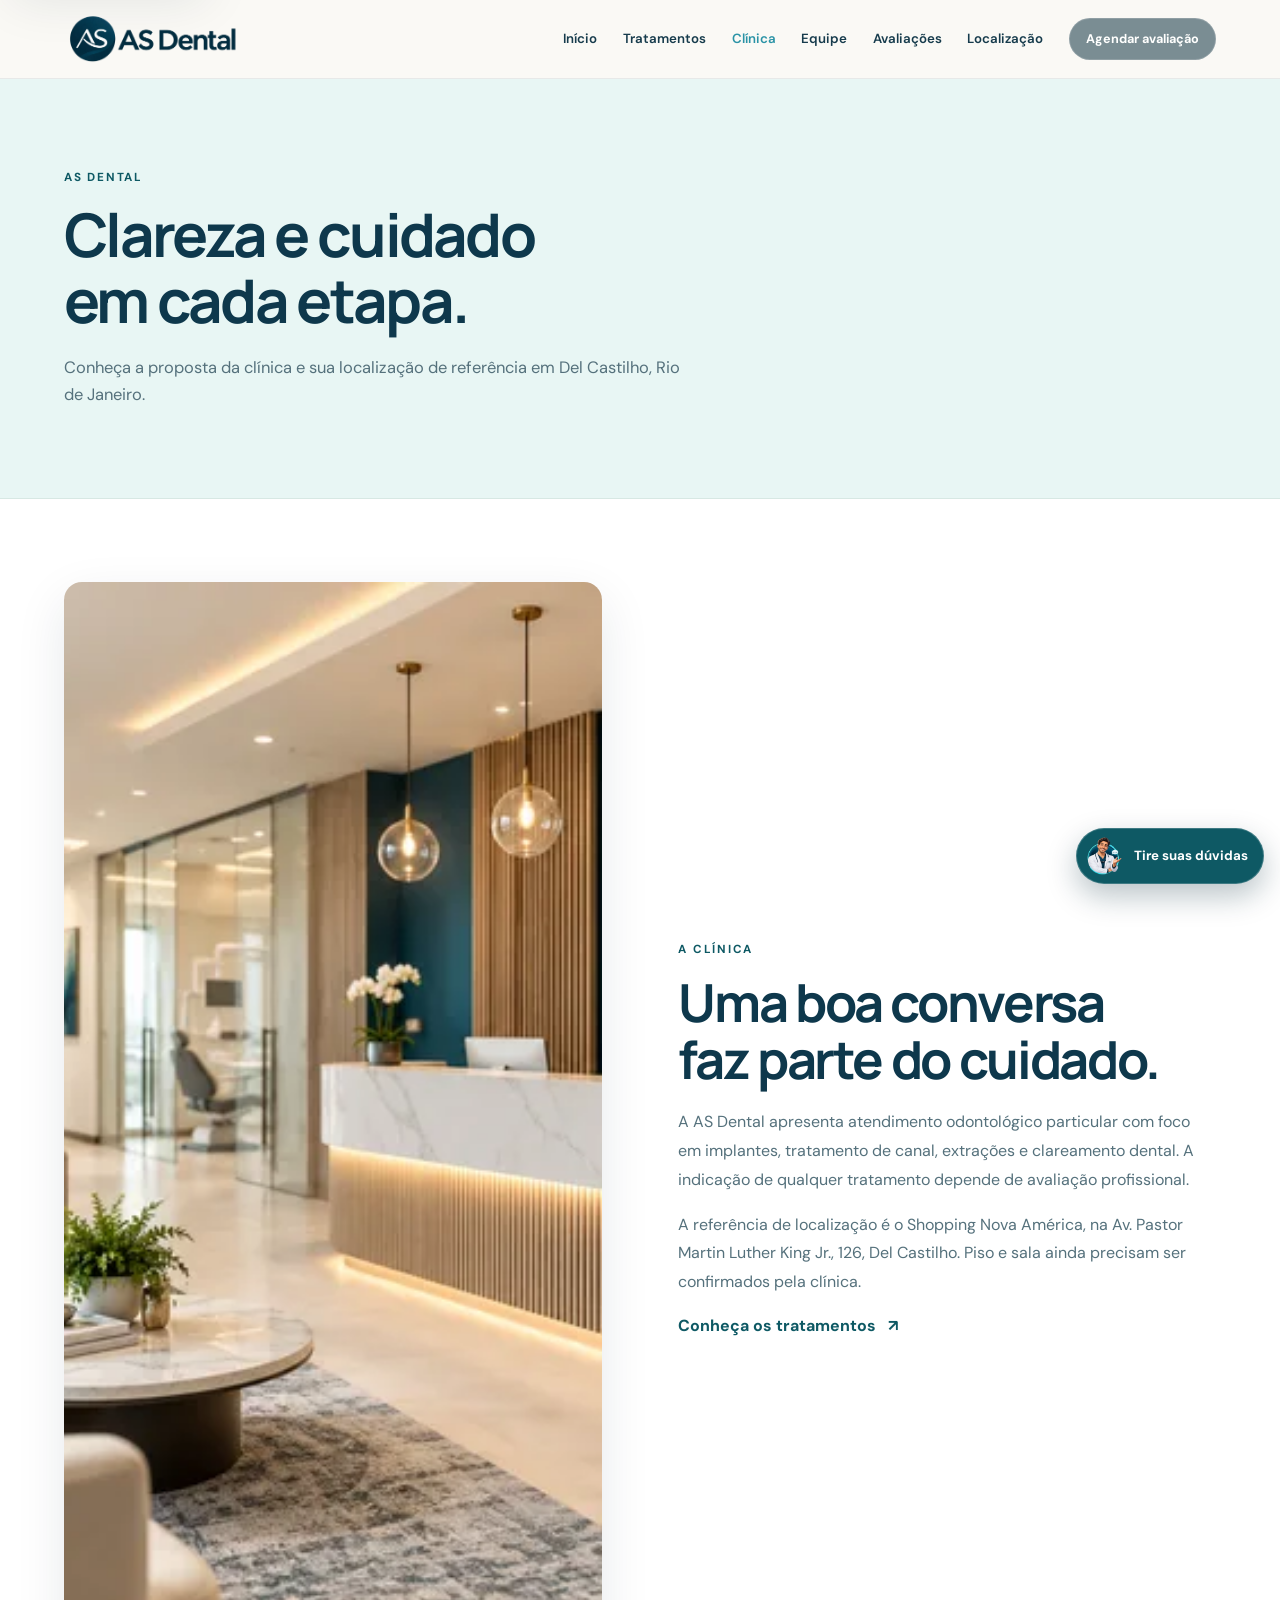
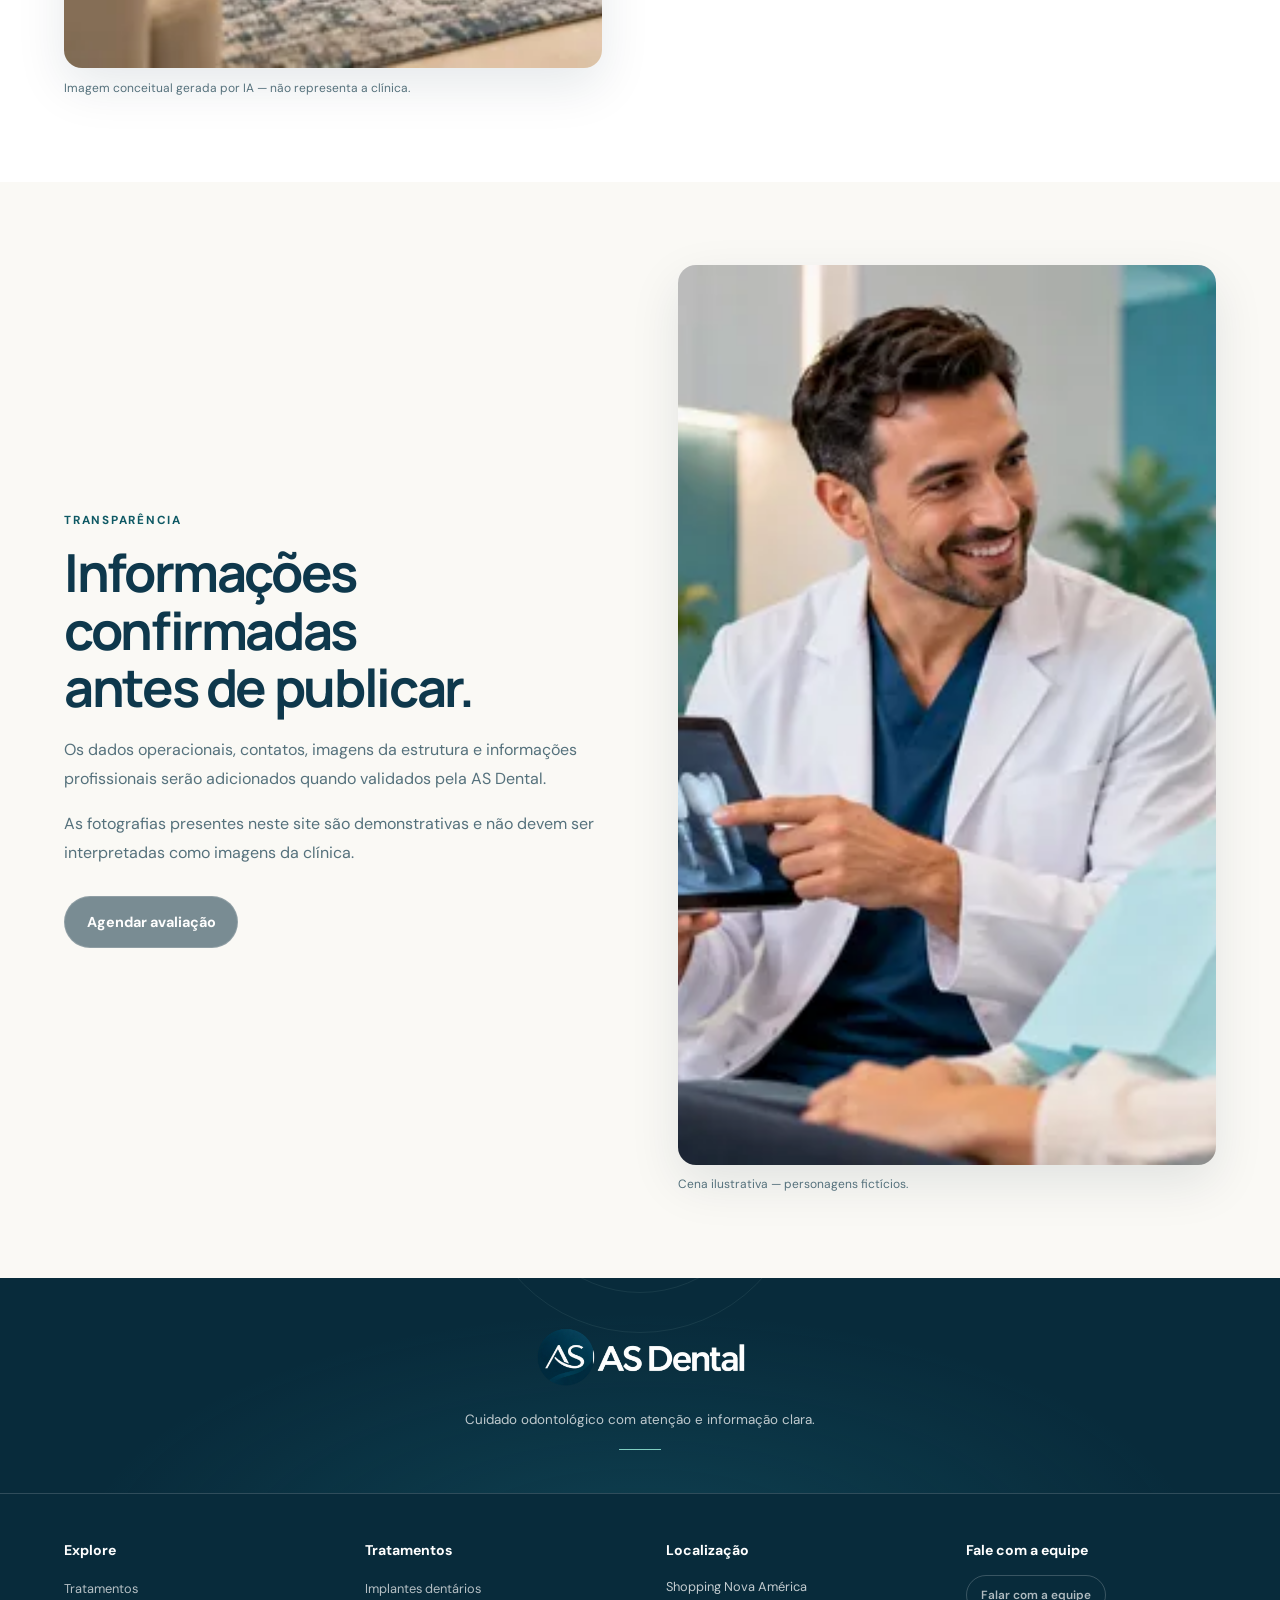
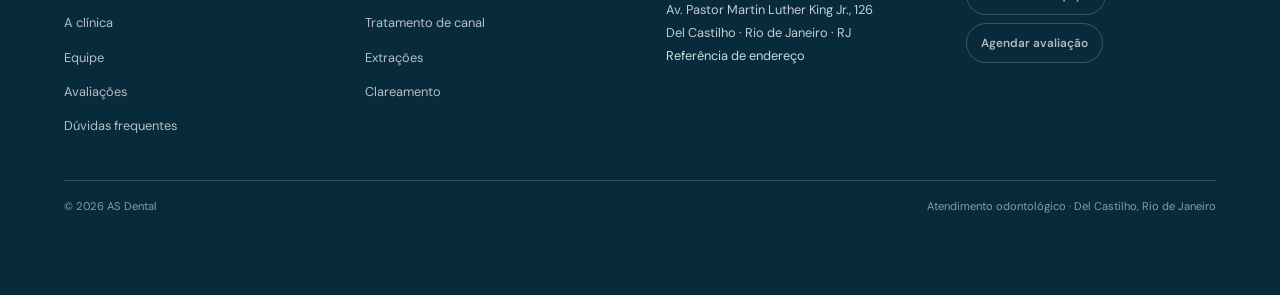
<file: about.html>
<!doctype html>
<html lang="pt-BR"><head><meta charset="utf-8"><meta name="viewport" content="width=device-width,initial-scale=1"><meta name="theme-color" content="#0e384c"><title>A clínica | AS Dental no Shopping Nova América</title><meta name="description" content="Saiba mais sobre a AS Dental e sua localização de referência no Shopping Nova América, em Del Castilho, Rio de Janeiro."><meta property="og:title" content="A clínica | AS Dental"><meta property="og:description" content="Cuidado odontológico com atenção e informação clara."><meta property="og:image" content="https://pedroh99p-bot.github.io/asdental/images/asdental-v2/sharing/og-as-dental-1200x630.jpg"><meta property="og:image:type" content="image/jpeg"><meta property="og:image:width" content="1200"><meta property="og:image:height" content="630"><meta name="twitter:card" content="summary_large_image"><meta name="twitter:image" content="https://pedroh99p-bot.github.io/asdental/images/asdental-v2/sharing/og-as-dental-1200x630.jpg"><link rel="icon" href="images/asdental-v2/branding/favicon.ico" sizes="any"><link rel="icon" type="image/png" sizes="32x32" href="images/asdental-v2/branding/favicon-32.png"><link rel="apple-touch-icon" href="images/asdental-v2/branding/apple-touch-icon.png"><link rel="preconnect" href="https://fonts.googleapis.com"><link rel="preconnect" href="https://fonts.gstatic.com" crossorigin><link href="https://fonts.googleapis.com/css2?family=DM+Sans:wght@400;500;600;700&family=Manrope:wght@500;600;700;800&display=swap" rel="stylesheet"><link rel="stylesheet" href="images/site.css?v=3.1.0"><noscript><style>@media(max-width:980px){.nav{flex-wrap:wrap;padding-block:1rem}.menu-toggle{display:none}.menu{position:static;inset:auto;visibility:visible;pointer-events:auto;transform:none;width:100%;height:auto;flex-direction:row;flex-wrap:wrap;padding:0;border:0;box-shadow:none;gap:.5rem 1rem}.menu>a{padding:.4rem 0;border:0;font-size:.8rem}.menu>.button{margin-top:0}}</style></noscript></head>
<body id="topo"><a class="skip-link" href="#conteudo">Pular para o conteúdo</a><header class="site-header"><nav class="nav wrap" aria-label="Navegação principal"><a class="brand" href="index.html" aria-label="AS Dental — início"><img class="brand-logo" src="images/asdental-v2/branding/logo-horizontal.webp" alt="" width="800" height="267" decoding="async"></a><button class="menu-toggle" type="button" aria-expanded="false" aria-controls="menu-principal" aria-label="Abrir menu"><span class="menu-toggle-label">Menu</span><svg class="menu-toggle-icon" viewBox="0 0 24 24" aria-hidden="true"><path class="menu-icon-menu" d="M4 7h16M4 12h16M4 17h16"/><path class="menu-icon-close" d="m6 6 12 12M18 6 6 18"/></svg></button><div class="menu-backdrop" data-menu-backdrop hidden></div><div class="menu" id="menu-principal"><a href="index.html#topo">Início</a><a href="index.html#tratamentos">Tratamentos</a><a href="index.html#clinica" aria-current="page">Clínica</a><a href="index.html#equipe">Equipe</a><a href="index.html#avaliacoes">Avaliações</a><a href="index.html#localizacao">Localização</a><button class="button button-primary button-small" type="button" data-booking disabled>Agendar avaliação</button></div></nav></header>
<main id="conteudo"><section class="page-hero"><div class="wrap"><p class="eyebrow">AS Dental</p><h1>Clareza e cuidado em cada etapa.</h1><p>Conheça a proposta da clínica e sua localização de referência em Del Castilho, Rio de Janeiro.</p></div></section><section class="section wrap split"><figure class="editorial-photo"><img src="images/asdental-v2/photography/recepcao-conceitual.webp" srcset="images/asdental-v2/photography/recepcao-conceitual-640.webp 640w, images/asdental-v2/photography/recepcao-conceitual-960.webp 960w, images/asdental-v2/photography/recepcao-conceitual.webp 1448w" sizes="(max-width: 760px) 100vw, 45vw" alt="Imagem conceitual gerada por IA de uma recepção odontológica; não representa a AS Dental" loading="lazy" decoding="async" width="1448" height="1086"><figcaption>Imagem conceitual gerada por IA — não representa a clínica.</figcaption></figure><div><p class="eyebrow">A clínica</p><h2>Uma boa conversa faz parte do cuidado.</h2><p class="prose">A AS Dental apresenta atendimento odontológico particular com foco em implantes, tratamento de canal, extrações e clareamento dental. A indicação de qualquer tratamento depende de avaliação profissional.</p><p class="prose">A referência de localização é o Shopping Nova América, na Av. Pastor Martin Luther King Jr., 126, Del Castilho. Piso e sala ainda precisam ser confirmados pela clínica.</p><a class="text-link" href="index.html#tratamentos">Conheça os tratamentos <span aria-hidden="true">↗</span></a></div></section><section class="section section-soft"><div class="wrap split"><div><p class="eyebrow">Transparência</p><h2>Informações confirmadas antes de publicar.</h2><p class="prose">Os dados operacionais, contatos, imagens da estrutura e informações profissionais serão adicionados quando validados pela AS Dental.</p><p class="prose">As fotografias presentes neste site são demonstrativas e não devem ser interpretadas como imagens da clínica.</p><button class="button button-primary" type="button" data-booking disabled>Agendar avaliação</button></div><figure class="editorial-photo"><img src="images/asdental-v2/photography/hero-consulta.webp" alt="Cena ilustrativa gerada por IA de atendimento odontológico" loading="lazy" width="1600" height="900" srcset="images/asdental-v2/photography/hero-consulta-640.webp 640w, images/asdental-v2/photography/hero-consulta-960.webp 960w, images/asdental-v2/photography/hero-consulta.webp 1600w" sizes="(max-width: 760px) 100vw, 48vw" decoding="async"><figcaption>Cena ilustrativa — personagens fictícios.</figcaption></figure></div></section></main>
<footer class="site-footer"><div class="footer-signature"><div class="footer-orbit footer-orbit-a" aria-hidden="true"></div><div class="footer-orbit footer-orbit-b" aria-hidden="true"></div><div class="wrap footer-signature-inner"><a class="brand brand-footer" href="index.html" aria-label="AS Dental — início"><img class="brand-logo" src="images/asdental-v2/branding/logo-horizontal-texto-branco.webp" alt="AS Dental" width="800" height="267" decoding="async"></a><p>Cuidado odontológico com atenção e informação clara.</p><span class="footer-divider" aria-hidden="true"></span></div></div><div class="wrap footer-grid"><div><h2 class="footer-heading">Explore</h2><ul><li><a href="index.html#tratamentos">Tratamentos</a></li><li><a href="index.html#clinica">A clínica</a></li><li><a href="index.html#equipe">Equipe</a></li><li><a href="index.html#avaliacoes">Avaliações</a></li><li><a href="index.html#faq">Dúvidas frequentes</a></li></ul></div><div><h2 class="footer-heading">Tratamentos</h2><ul><li><a href="index.html#tratamentos">Implantes dentários</a></li><li><a href="index.html#tratamentos">Tratamento de canal</a></li><li><a href="index.html#tratamentos">Extrações</a></li><li><a href="index.html#tratamentos">Clareamento</a></li></ul></div><div><h2 class="footer-heading">Localização</h2><address>Shopping Nova América<br>Av. Pastor Martin Luther King Jr., 126<br>Del Castilho · Rio de Janeiro · RJ<br><span>Referência de endereço</span></address></div><div class="footer-contact-column"><h2 class="footer-heading">Fale com a equipe</h2><button class="footer-action" type="button" data-whatsapp disabled>Falar com a equipe</button><button class="footer-action" type="button" data-booking disabled>Agendar avaliação</button><div class="footer-contact" data-footer-contact hidden></div><ul class="footer-social" data-footer-social hidden></ul><p class="footer-professional" data-professional-info hidden></p></div></div><div class="wrap footer-bottom"><span>© <span data-current-year>2026</span> AS Dental</span><span>Atendimento odontológico · Del Castilho, Rio de Janeiro</span></div></footer>
<div class="assistant-widget"><button class="assistant-launcher" type="button" aria-expanded="false" aria-controls="assistant-panel" aria-label="Abrir ajuda da AS Dental" data-assistant-open><img src="images/asdental-v2/assistant/assistente-as-256.webp" width="40" height="40" alt="" aria-hidden="true" decoding="async"><span>Tire suas dúvidas</span></button><section class="assistant-panel" id="assistant-panel" role="dialog" aria-labelledby="assistant-title" hidden><div class="assistant-head"><span>AS Dental</span><button type="button" class="assistant-close" aria-label="Fechar ajuda" data-assistant-close>×</button></div><h2 id="assistant-title">Olá! Como podemos ajudar?</h2><p>Este guia ilustrado apresenta informações do site e não é um canal de atendimento em tempo real.</p><div class="assistant-options"><button type="button" data-assistant-booking>Agendar avaliação</button><button type="button" data-assistant-whatsapp>Falar no WhatsApp</button><button type="button" data-assistant-answer="treatments">Quais tratamentos?</button><button type="button" data-assistant-answer="location">Onde fica a clínica?</button><button type="button" data-assistant-answer="assessment">Como funciona a avaliação?</button><a href="index.html#faq" data-assistant-link>Perguntas frequentes ↗</a></div><p class="assistant-response" role="status" aria-live="polite" data-assistant-response></p></section></div><script src="images/site-config.js?v=3.1.0" defer></script><script src="images/site.js?v=3.1.0" defer></script></body></html>
</file>
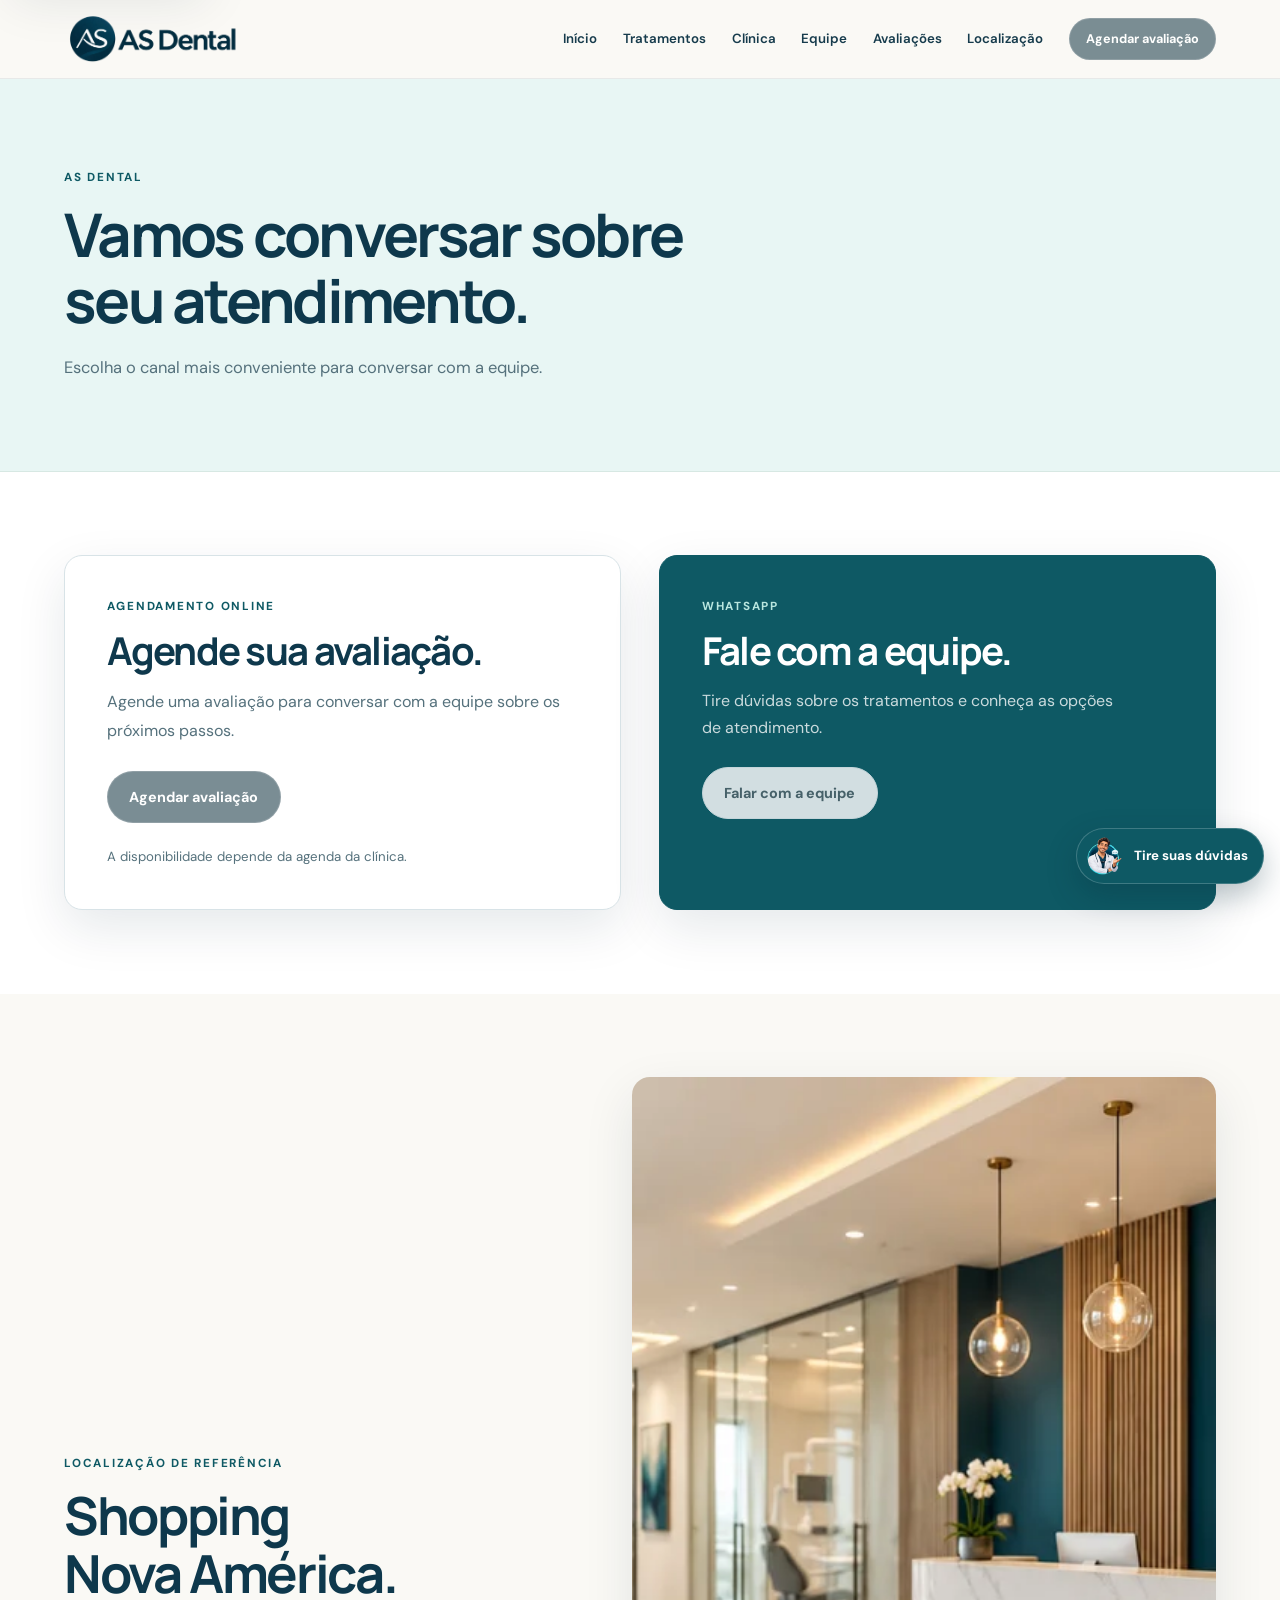
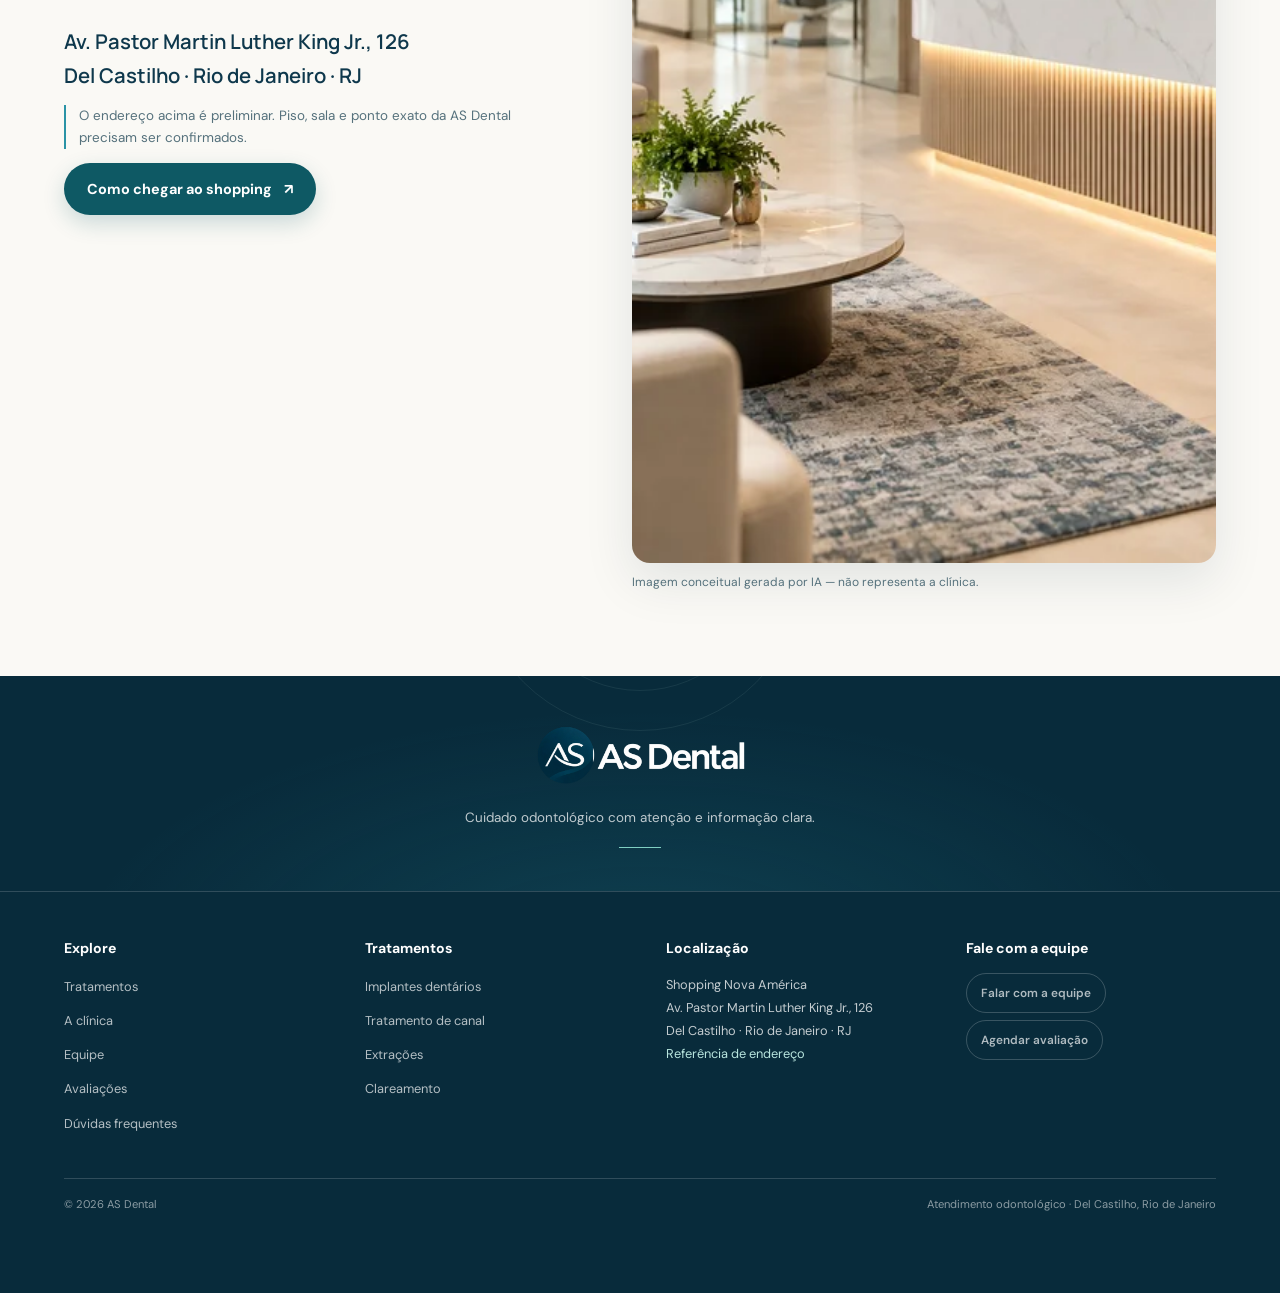
<file: contact.html>
<!doctype html>
<html lang="pt-BR"><head><meta charset="utf-8"><meta name="viewport" content="width=device-width,initial-scale=1"><meta name="theme-color" content="#0e384c"><title>Agendamento e contato | AS Dental</title><meta name="description" content="Consulte os canais oficiais de agendamento e contato da AS Dental."><meta property="og:title" content="Agendamento e contato | AS Dental"><meta property="og:description" content="Informações de agendamento e localização da AS Dental."><meta property="og:image" content="https://pedroh99p-bot.github.io/asdental/images/asdental-v2/sharing/og-as-dental-1200x630.jpg"><meta property="og:image:type" content="image/jpeg"><meta property="og:image:width" content="1200"><meta property="og:image:height" content="630"><meta name="twitter:card" content="summary_large_image"><meta name="twitter:image" content="https://pedroh99p-bot.github.io/asdental/images/asdental-v2/sharing/og-as-dental-1200x630.jpg"><link rel="icon" href="images/asdental-v2/branding/favicon.ico" sizes="any"><link rel="icon" type="image/png" sizes="32x32" href="images/asdental-v2/branding/favicon-32.png"><link rel="apple-touch-icon" href="images/asdental-v2/branding/apple-touch-icon.png"><link rel="preconnect" href="https://fonts.googleapis.com"><link rel="preconnect" href="https://fonts.gstatic.com" crossorigin><link href="https://fonts.googleapis.com/css2?family=DM+Sans:wght@400;500;600;700&family=Manrope:wght@500;600;700;800&display=swap" rel="stylesheet"><link rel="stylesheet" href="images/site.css?v=3.1.0"><noscript><style>@media(max-width:980px){.nav{flex-wrap:wrap;padding-block:1rem}.menu-toggle{display:none}.menu{position:static;inset:auto;visibility:visible;pointer-events:auto;transform:none;width:100%;height:auto;flex-direction:row;flex-wrap:wrap;padding:0;border:0;box-shadow:none;gap:.5rem 1rem}.menu>a{padding:.4rem 0;border:0;font-size:.8rem}.menu>.button{margin-top:0}}</style></noscript></head>
<body id="topo"><a class="skip-link" href="#conteudo">Pular para o conteúdo</a><header class="site-header"><nav class="nav wrap" aria-label="Navegação principal"><a class="brand" href="index.html" aria-label="AS Dental — início"><img class="brand-logo" src="images/asdental-v2/branding/logo-horizontal.webp" alt="" width="800" height="267" decoding="async"></a><button class="menu-toggle" type="button" aria-expanded="false" aria-controls="menu-principal" aria-label="Abrir menu"><span class="menu-toggle-label">Menu</span><svg class="menu-toggle-icon" viewBox="0 0 24 24" aria-hidden="true"><path class="menu-icon-menu" d="M4 7h16M4 12h16M4 17h16"/><path class="menu-icon-close" d="m6 6 12 12M18 6 6 18"/></svg></button><div class="menu-backdrop" data-menu-backdrop hidden></div><div class="menu" id="menu-principal"><a href="index.html#topo">Início</a><a href="index.html#tratamentos">Tratamentos</a><a href="index.html#clinica">Clínica</a><a href="index.html#equipe">Equipe</a><a href="index.html#avaliacoes">Avaliações</a><a href="index.html#localizacao">Localização</a><button class="button button-primary button-small" type="button" data-booking disabled>Agendar avaliação</button></div></nav></header>
<main id="conteudo"><section class="page-hero"><div class="wrap"><p class="eyebrow">AS Dental</p><h1>Vamos conversar sobre seu atendimento.</h1><p>Escolha o canal mais conveniente para conversar com a equipe.</p></div></section><section class="section wrap contact-layout"><div class="contact-card"><p class="eyebrow">Agendamento online</p><h2>Agende sua avaliação.</h2><p class="prose">Agende uma avaliação para conversar com a equipe sobre os próximos passos.</p><button class="button button-primary" type="button" data-booking disabled>Agendar avaliação</button><p class="fine-print">A disponibilidade depende da agenda da clínica.</p></div><div class="contact-card contact-card-teal"><p class="eyebrow light">WhatsApp</p><h2>Fale com a equipe.</h2><p>Tire dúvidas sobre os tratamentos e conheça as opções de atendimento.</p><button class="button button-light" type="button" data-whatsapp disabled>Falar com a equipe</button></div></section><section class="section section-soft"><div class="wrap location-grid"><div class="location-copy"><p class="eyebrow">Localização de referência</p><h2>Shopping Nova América.</h2><p class="location-address">Av. Pastor Martin Luther King Jr., 126<br>Del Castilho · Rio de Janeiro · RJ</p><p class="location-pending">O endereço acima é preliminar. Piso, sala e ponto exato da AS Dental precisam ser confirmados.</p><a class="button button-primary" data-directions href="https://www.google.com/maps/search/?api=1&amp;query=Shopping%20Nova%20Am%C3%A9rica%2C%20Av.%20Pastor%20Martin%20Luther%20King%20Jr.%2C%20126%2C%20Del%20Castilho%2C%20Rio%20de%20Janeiro%2C%20RJ" target="_blank" rel="noopener noreferrer">Como chegar ao shopping <span aria-hidden="true">↗</span></a></div><figure class="editorial-photo"><img src="images/asdental-v2/photography/recepcao-conceitual.webp" alt="Imagem conceitual gerada por IA de uma recepção odontológica; não representa a AS Dental" loading="lazy" width="1448" height="1086" srcset="images/asdental-v2/photography/recepcao-conceitual-640.webp 640w, images/asdental-v2/photography/recepcao-conceitual-960.webp 960w, images/asdental-v2/photography/recepcao-conceitual.webp 1448w" sizes="(max-width: 760px) 100vw, 52vw"><figcaption>Imagem conceitual gerada por IA — não representa a clínica.</figcaption></figure></div></section></main>
<footer class="site-footer"><div class="footer-signature"><div class="footer-orbit footer-orbit-a" aria-hidden="true"></div><div class="footer-orbit footer-orbit-b" aria-hidden="true"></div><div class="wrap footer-signature-inner"><a class="brand brand-footer" href="index.html" aria-label="AS Dental — início"><img class="brand-logo" src="images/asdental-v2/branding/logo-horizontal-texto-branco.webp" alt="AS Dental" width="800" height="267" decoding="async"></a><p>Cuidado odontológico com atenção e informação clara.</p><span class="footer-divider" aria-hidden="true"></span></div></div><div class="wrap footer-grid"><div><h2 class="footer-heading">Explore</h2><ul><li><a href="index.html#tratamentos">Tratamentos</a></li><li><a href="index.html#clinica">A clínica</a></li><li><a href="index.html#equipe">Equipe</a></li><li><a href="index.html#avaliacoes">Avaliações</a></li><li><a href="index.html#faq">Dúvidas frequentes</a></li></ul></div><div><h2 class="footer-heading">Tratamentos</h2><ul><li><a href="index.html#tratamentos">Implantes dentários</a></li><li><a href="index.html#tratamentos">Tratamento de canal</a></li><li><a href="index.html#tratamentos">Extrações</a></li><li><a href="index.html#tratamentos">Clareamento</a></li></ul></div><div><h2 class="footer-heading">Localização</h2><address>Shopping Nova América<br>Av. Pastor Martin Luther King Jr., 126<br>Del Castilho · Rio de Janeiro · RJ<br><span>Referência de endereço</span></address></div><div class="footer-contact-column"><h2 class="footer-heading">Fale com a equipe</h2><button class="footer-action" type="button" data-whatsapp disabled>Falar com a equipe</button><button class="footer-action" type="button" data-booking disabled>Agendar avaliação</button><div class="footer-contact" data-footer-contact hidden></div><ul class="footer-social" data-footer-social hidden></ul><p class="footer-professional" data-professional-info hidden></p></div></div><div class="wrap footer-bottom"><span>© <span data-current-year>2026</span> AS Dental</span><span>Atendimento odontológico · Del Castilho, Rio de Janeiro</span></div></footer>
<div class="assistant-widget"><button class="assistant-launcher" type="button" aria-expanded="false" aria-controls="assistant-panel" aria-label="Abrir ajuda da AS Dental" data-assistant-open><img src="images/asdental-v2/assistant/assistente-as-256.webp" width="40" height="40" alt="" aria-hidden="true" decoding="async"><span>Tire suas dúvidas</span></button><section class="assistant-panel" id="assistant-panel" role="dialog" aria-labelledby="assistant-title" hidden><div class="assistant-head"><span>AS Dental</span><button type="button" class="assistant-close" aria-label="Fechar ajuda" data-assistant-close>×</button></div><h2 id="assistant-title">Olá! Como podemos ajudar?</h2><p>Este guia ilustrado apresenta informações do site e não é um canal de atendimento em tempo real.</p><div class="assistant-options"><button type="button" data-assistant-booking>Agendar avaliação</button><button type="button" data-assistant-whatsapp>Falar no WhatsApp</button><button type="button" data-assistant-answer="treatments">Quais tratamentos?</button><button type="button" data-assistant-answer="location">Onde fica a clínica?</button><button type="button" data-assistant-answer="assessment">Como funciona a avaliação?</button><a href="index.html#faq" data-assistant-link>Perguntas frequentes ↗</a></div><p class="assistant-response" role="status" aria-live="polite" data-assistant-response></p></section></div><script src="images/site-config.js?v=3.1.0" defer></script><script src="images/site.js?v=3.1.0" defer></script></body></html>
</file>
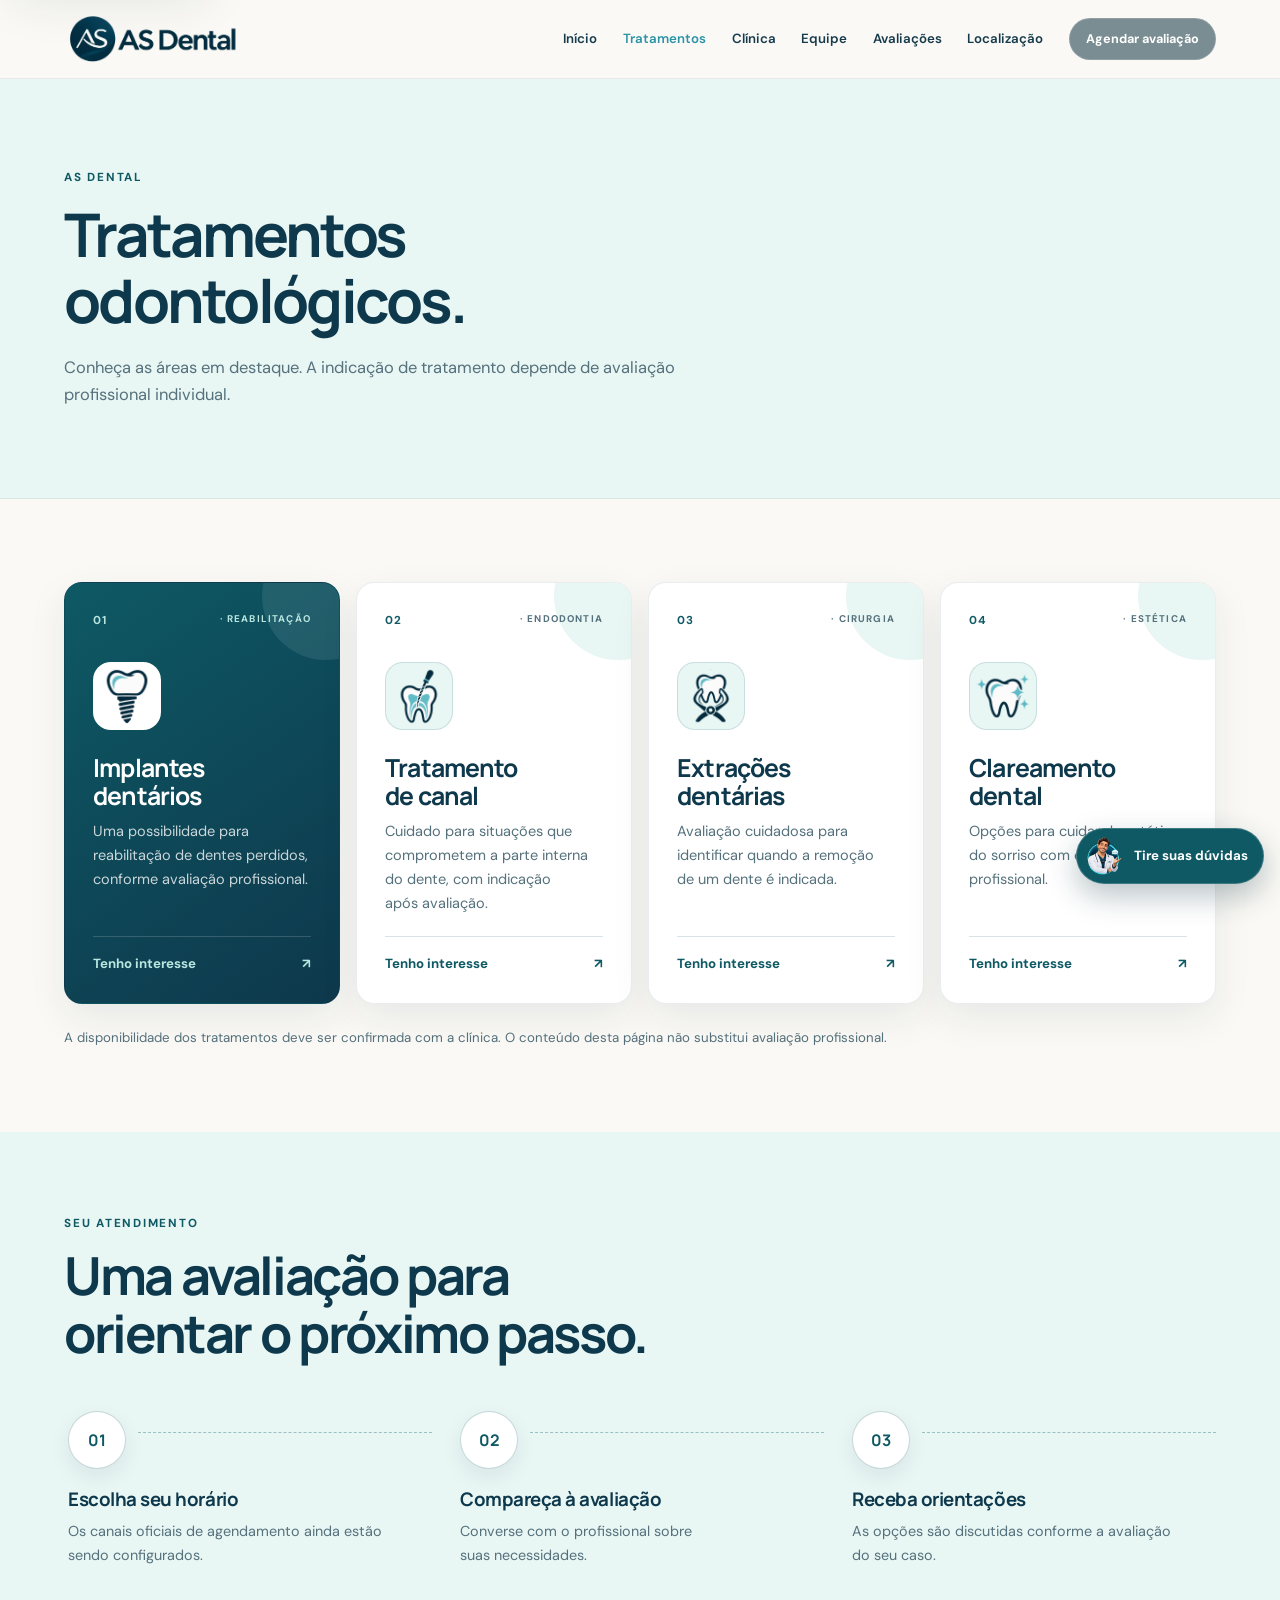
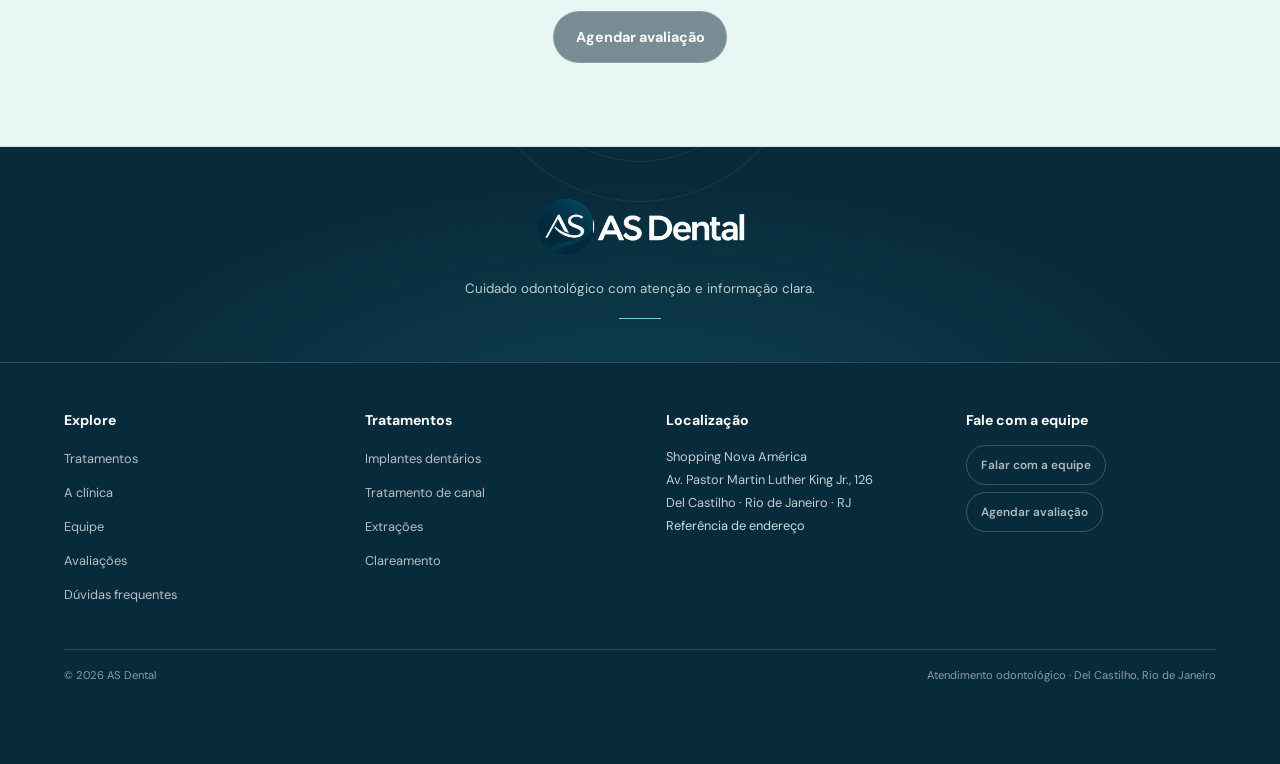
<file: services.html>
<!doctype html>
<html lang="pt-BR"><head><meta charset="utf-8"><meta name="viewport" content="width=device-width,initial-scale=1"><meta name="theme-color" content="#0e384c"><title>Tratamentos odontológicos | AS Dental</title><meta name="description" content="Implantes dentários, tratamento de canal, extrações e clareamento na AS Dental, em Del Castilho, Rio de Janeiro."><meta property="og:title" content="Tratamentos odontológicos | AS Dental"><meta property="og:description" content="Conheça os tratamentos em destaque e saiba como funciona a avaliação."><meta property="og:image" content="https://pedroh99p-bot.github.io/asdental/images/asdental-v2/sharing/og-as-dental-1200x630.jpg"><meta property="og:image:type" content="image/jpeg"><meta property="og:image:width" content="1200"><meta property="og:image:height" content="630"><meta name="twitter:card" content="summary_large_image"><meta name="twitter:image" content="https://pedroh99p-bot.github.io/asdental/images/asdental-v2/sharing/og-as-dental-1200x630.jpg"><link rel="icon" href="images/asdental-v2/branding/favicon.ico" sizes="any"><link rel="icon" type="image/png" sizes="32x32" href="images/asdental-v2/branding/favicon-32.png"><link rel="apple-touch-icon" href="images/asdental-v2/branding/apple-touch-icon.png"><link rel="preconnect" href="https://fonts.googleapis.com"><link rel="preconnect" href="https://fonts.gstatic.com" crossorigin><link href="https://fonts.googleapis.com/css2?family=DM+Sans:wght@400;500;600;700&family=Manrope:wght@500;600;700;800&display=swap" rel="stylesheet"><link rel="stylesheet" href="images/site.css?v=3.1.0"><noscript><style>@media(max-width:980px){.nav{flex-wrap:wrap;padding-block:1rem}.menu-toggle{display:none}.menu{position:static;inset:auto;visibility:visible;pointer-events:auto;transform:none;width:100%;height:auto;flex-direction:row;flex-wrap:wrap;padding:0;border:0;box-shadow:none;gap:.5rem 1rem}.menu>a{padding:.4rem 0;border:0;font-size:.8rem}.menu>.button{margin-top:0}}</style></noscript></head>
<body id="topo"><a class="skip-link" href="#conteudo">Pular para o conteúdo</a><header class="site-header"><nav class="nav wrap" aria-label="Navegação principal"><a class="brand" href="index.html" aria-label="AS Dental — início"><img class="brand-logo" src="images/asdental-v2/branding/logo-horizontal.webp" alt="" width="800" height="267" decoding="async"></a><button class="menu-toggle" type="button" aria-expanded="false" aria-controls="menu-principal" aria-label="Abrir menu"><span class="menu-toggle-label">Menu</span><svg class="menu-toggle-icon" viewBox="0 0 24 24" aria-hidden="true"><path class="menu-icon-menu" d="M4 7h16M4 12h16M4 17h16"/><path class="menu-icon-close" d="m6 6 12 12M18 6 6 18"/></svg></button><div class="menu-backdrop" data-menu-backdrop hidden></div><div class="menu" id="menu-principal"><a href="index.html#topo">Início</a><a href="index.html#tratamentos" aria-current="page">Tratamentos</a><a href="index.html#clinica">Clínica</a><a href="index.html#equipe">Equipe</a><a href="index.html#avaliacoes">Avaliações</a><a href="index.html#localizacao">Localização</a><button class="button button-primary button-small" type="button" data-booking disabled>Agendar avaliação</button></div></nav></header>
<main id="conteudo"><section class="page-hero"><div class="wrap"><p class="eyebrow">AS Dental</p><h1>Tratamentos odontológicos.</h1><p>Conheça as áreas em destaque. A indicação de tratamento depende de avaliação profissional individual.</p></div></section><section class="section treatments"><div class="wrap"><div class="treatment-grid treatment-grid-page"><article class="treatment-card treatment-featured"><span class="treatment-index">01 <span>· REABILITAÇÃO</span></span><div class="treatment-icon" aria-hidden="true"><img src="images/asdental-v2/services/implante.webp" alt="" width="64" height="64" loading="lazy" decoding="async"></div><h2>Implantes dentários</h2><p>Uma possibilidade para reabilitação de dentes perdidos, conforme avaliação profissional.</p><a class="card-link" href="index.html#agendamento" data-track="service_interest" data-service="implantes">Tenho interesse <span aria-hidden="true">↗</span></a></article><article class="treatment-card"><span class="treatment-index">02 <span>· ENDODONTIA</span></span><div class="treatment-icon" aria-hidden="true"><img src="images/asdental-v2/services/canal.webp" alt="" width="64" height="64" loading="lazy" decoding="async"></div><h2>Tratamento de canal</h2><p>Cuidado para situações que comprometem a parte interna do dente, com indicação após avaliação.</p><a class="card-link" href="index.html#agendamento" data-track="service_interest" data-service="tratamento de canal">Tenho interesse <span aria-hidden="true">↗</span></a></article><article class="treatment-card"><span class="treatment-index">03 <span>· CIRURGIA</span></span><div class="treatment-icon" aria-hidden="true"><img src="images/asdental-v2/services/extracao.webp" alt="" width="64" height="64" loading="lazy" decoding="async"></div><h2>Extrações dentárias</h2><p>Avaliação cuidadosa para identificar quando a remoção de um dente é indicada.</p><a class="card-link" href="index.html#agendamento" data-track="service_interest" data-service="extrações">Tenho interesse <span aria-hidden="true">↗</span></a></article><article class="treatment-card"><span class="treatment-index">04 <span>· ESTÉTICA</span></span><div class="treatment-icon" aria-hidden="true"><img src="images/asdental-v2/services/clareamento.webp" alt="" width="64" height="64" loading="lazy" decoding="async"></div><h2>Clareamento dental</h2><p>Opções para cuidar da estética do sorriso com orientação profissional.</p><a class="card-link" href="index.html#agendamento" data-track="service_interest" data-service="clareamento">Tenho interesse <span aria-hidden="true">↗</span></a></article></div><p class="fine-print">A disponibilidade dos tratamentos deve ser confirmada com a clínica. O conteúdo desta página não substitui avaliação profissional.</p></div></section><section class="section steps-section"><div class="wrap"><div class="section-heading"><div><p class="eyebrow">Seu atendimento</p><h2>Uma avaliação para orientar o próximo passo.</h2></div></div><ol class="steps-grid"><li class="step"><span class="step-number">01</span><div class="step-line" aria-hidden="true"></div><h3>Escolha seu horário</h3><p>Os canais oficiais de agendamento ainda estão sendo configurados.</p></li><li class="step"><span class="step-number">02</span><div class="step-line" aria-hidden="true"></div><h3>Compareça à avaliação</h3><p>Converse com o profissional sobre suas necessidades.</p></li><li class="step"><span class="step-number">03</span><div class="step-line" aria-hidden="true"></div><h3>Receba orientações</h3><p>As opções são discutidas conforme a avaliação do seu caso.</p></li></ol><div class="center-action"><button class="button button-primary" type="button" data-booking disabled>Agendar avaliação</button></div></div></section></main>
<footer class="site-footer"><div class="footer-signature"><div class="footer-orbit footer-orbit-a" aria-hidden="true"></div><div class="footer-orbit footer-orbit-b" aria-hidden="true"></div><div class="wrap footer-signature-inner"><a class="brand brand-footer" href="index.html" aria-label="AS Dental — início"><img class="brand-logo" src="images/asdental-v2/branding/logo-horizontal-texto-branco.webp" alt="AS Dental" width="800" height="267" decoding="async"></a><p>Cuidado odontológico com atenção e informação clara.</p><span class="footer-divider" aria-hidden="true"></span></div></div><div class="wrap footer-grid"><div><h2 class="footer-heading">Explore</h2><ul><li><a href="index.html#tratamentos">Tratamentos</a></li><li><a href="index.html#clinica">A clínica</a></li><li><a href="index.html#equipe">Equipe</a></li><li><a href="index.html#avaliacoes">Avaliações</a></li><li><a href="index.html#faq">Dúvidas frequentes</a></li></ul></div><div><h2 class="footer-heading">Tratamentos</h2><ul><li><a href="index.html#tratamentos">Implantes dentários</a></li><li><a href="index.html#tratamentos">Tratamento de canal</a></li><li><a href="index.html#tratamentos">Extrações</a></li><li><a href="index.html#tratamentos">Clareamento</a></li></ul></div><div><h2 class="footer-heading">Localização</h2><address>Shopping Nova América<br>Av. Pastor Martin Luther King Jr., 126<br>Del Castilho · Rio de Janeiro · RJ<br><span>Referência de endereço</span></address></div><div class="footer-contact-column"><h2 class="footer-heading">Fale com a equipe</h2><button class="footer-action" type="button" data-whatsapp disabled>Falar com a equipe</button><button class="footer-action" type="button" data-booking disabled>Agendar avaliação</button><div class="footer-contact" data-footer-contact hidden></div><ul class="footer-social" data-footer-social hidden></ul><p class="footer-professional" data-professional-info hidden></p></div></div><div class="wrap footer-bottom"><span>© <span data-current-year>2026</span> AS Dental</span><span>Atendimento odontológico · Del Castilho, Rio de Janeiro</span></div></footer>
<div class="assistant-widget"><button class="assistant-launcher" type="button" aria-expanded="false" aria-controls="assistant-panel" aria-label="Abrir ajuda da AS Dental" data-assistant-open><img src="images/asdental-v2/assistant/assistente-as-256.webp" width="40" height="40" alt="" aria-hidden="true" decoding="async"><span>Tire suas dúvidas</span></button><section class="assistant-panel" id="assistant-panel" role="dialog" aria-labelledby="assistant-title" hidden><div class="assistant-head"><span>AS Dental</span><button type="button" class="assistant-close" aria-label="Fechar ajuda" data-assistant-close>×</button></div><h2 id="assistant-title">Olá! Como podemos ajudar?</h2><p>Este guia ilustrado apresenta informações do site e não é um canal de atendimento em tempo real.</p><div class="assistant-options"><button type="button" data-assistant-booking>Agendar avaliação</button><button type="button" data-assistant-whatsapp>Falar no WhatsApp</button><button type="button" data-assistant-answer="treatments">Quais tratamentos?</button><button type="button" data-assistant-answer="location">Onde fica a clínica?</button><button type="button" data-assistant-answer="assessment">Como funciona a avaliação?</button><a href="index.html#faq" data-assistant-link>Perguntas frequentes ↗</a></div><p class="assistant-response" role="status" aria-live="polite" data-assistant-response></p></section></div><script src="images/site-config.js?v=3.1.0" defer></script><script src="images/site.js?v=3.1.0" defer></script></body></html>
</file>
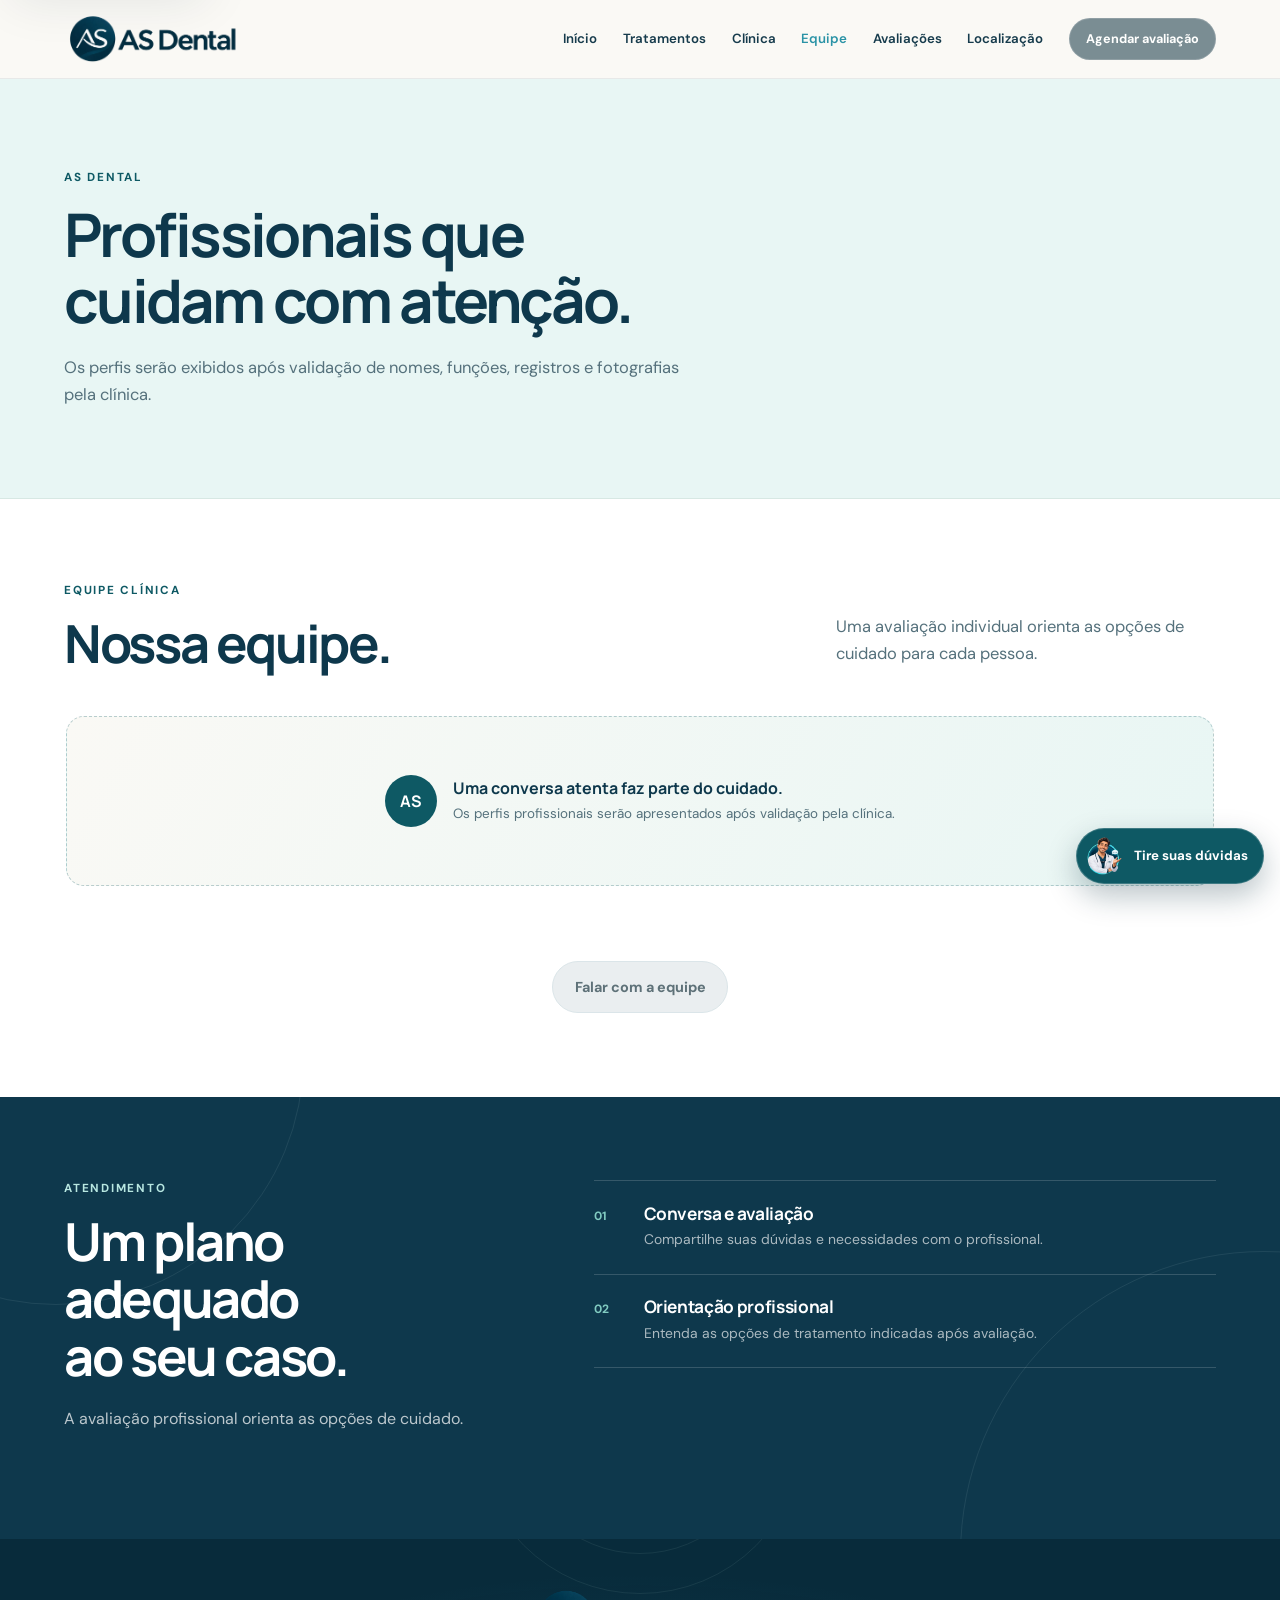
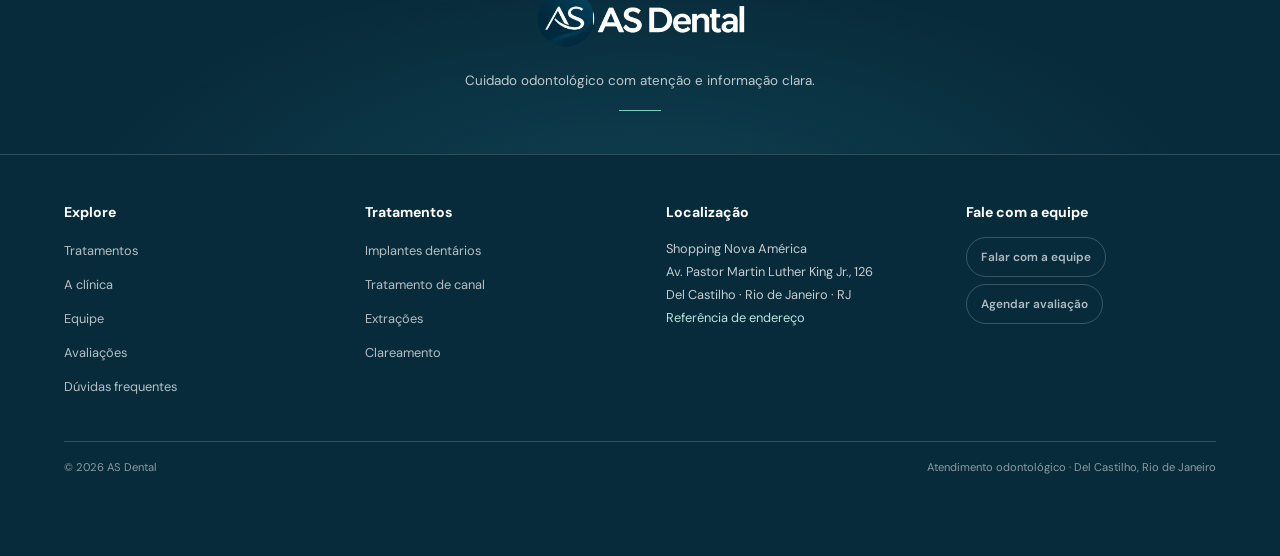
<file: team.html>
<!doctype html>
<html lang="pt-BR"><head><meta charset="utf-8"><meta name="viewport" content="width=device-width,initial-scale=1"><meta name="theme-color" content="#0e384c"><title>Equipe odontológica | AS Dental</title><meta name="description" content="Conheça a equipe da AS Dental. Perfis serão publicados após confirmação das informações profissionais."><meta property="og:title" content="Equipe | AS Dental"><meta property="og:description" content="Profissionais e áreas de atuação da AS Dental."><meta property="og:image" content="https://pedroh99p-bot.github.io/asdental/images/asdental-v2/sharing/og-as-dental-1200x630.jpg"><meta property="og:image:type" content="image/jpeg"><meta property="og:image:width" content="1200"><meta property="og:image:height" content="630"><meta name="twitter:card" content="summary_large_image"><meta name="twitter:image" content="https://pedroh99p-bot.github.io/asdental/images/asdental-v2/sharing/og-as-dental-1200x630.jpg"><link rel="icon" href="images/asdental-v2/branding/favicon.ico" sizes="any"><link rel="icon" type="image/png" sizes="32x32" href="images/asdental-v2/branding/favicon-32.png"><link rel="apple-touch-icon" href="images/asdental-v2/branding/apple-touch-icon.png"><link rel="preconnect" href="https://fonts.googleapis.com"><link rel="preconnect" href="https://fonts.gstatic.com" crossorigin><link href="https://fonts.googleapis.com/css2?family=DM+Sans:wght@400;500;600;700&family=Manrope:wght@500;600;700;800&display=swap" rel="stylesheet"><link rel="stylesheet" href="images/site.css?v=3.1.0"><noscript><style>@media(max-width:980px){.nav{flex-wrap:wrap;padding-block:1rem}.menu-toggle{display:none}.menu{position:static;inset:auto;visibility:visible;pointer-events:auto;transform:none;width:100%;height:auto;flex-direction:row;flex-wrap:wrap;padding:0;border:0;box-shadow:none;gap:.5rem 1rem}.menu>a{padding:.4rem 0;border:0;font-size:.8rem}.menu>.button{margin-top:0}}</style></noscript></head>
<body id="topo"><a class="skip-link" href="#conteudo">Pular para o conteúdo</a><header class="site-header"><nav class="nav wrap" aria-label="Navegação principal"><a class="brand" href="index.html" aria-label="AS Dental — início"><img class="brand-logo" src="images/asdental-v2/branding/logo-horizontal.webp" alt="" width="800" height="267" decoding="async"></a><button class="menu-toggle" type="button" aria-expanded="false" aria-controls="menu-principal" aria-label="Abrir menu"><span class="menu-toggle-label">Menu</span><svg class="menu-toggle-icon" viewBox="0 0 24 24" aria-hidden="true"><path class="menu-icon-menu" d="M4 7h16M4 12h16M4 17h16"/><path class="menu-icon-close" d="m6 6 12 12M18 6 6 18"/></svg></button><div class="menu-backdrop" data-menu-backdrop hidden></div><div class="menu" id="menu-principal"><a href="index.html#topo">Início</a><a href="index.html#tratamentos">Tratamentos</a><a href="index.html#clinica">Clínica</a><a href="index.html#equipe" aria-current="page">Equipe</a><a href="index.html#avaliacoes">Avaliações</a><a href="index.html#localizacao">Localização</a><button class="button button-primary button-small" type="button" data-booking disabled>Agendar avaliação</button></div></nav></header>
<main id="conteudo"><section class="page-hero"><div class="wrap"><p class="eyebrow">AS Dental</p><h1>Profissionais que cuidam com atenção.</h1><p>Os perfis serão exibidos após validação de nomes, funções, registros e fotografias pela clínica.</p></div></section><section class="section team-section"><div class="wrap"><div class="section-heading reveal"><div><p class="eyebrow">Equipe clínica</p><h2>Nossa equipe.</h2></div><p class="section-lead">Uma avaliação individual orienta as opções de cuidado para cada pessoa.</p></div><div class="carousel-shell" data-carousel="team"><button class="carousel-arrow carousel-prev" type="button" aria-label="Ver profissionais anteriores" data-carousel-prev disabled><svg viewBox="0 0 24 24" aria-hidden="true"><path d="m15 18-6-6 6-6"/></svg></button><div class="profile-track" data-team-track role="region" tabindex="0" aria-label="Profissionais da AS Dental" aria-roledescription="carrossel"><div class="content-fallback"><span class="content-fallback-icon" aria-hidden="true">AS</span><div><strong>Uma conversa atenta faz parte do cuidado.</strong><p>Os perfis profissionais serão apresentados após validação pela clínica.</p></div></div></div><button class="carousel-arrow carousel-next" type="button" aria-label="Ver próximos profissionais" data-carousel-next disabled><svg viewBox="0 0 24 24" aria-hidden="true"><path d="m9 18 6-6-6-6"/></svg></button></div><div class="carousel-dots" role="group" data-carousel-dots="team" aria-label="Navegação de profissionais"></div><div class="team-cta"><span class="demo-label" data-preview-only hidden>Perfis ilustrativos para revisão do layout</span><button class="button button-quiet" type="button" data-whatsapp disabled>Falar com a equipe</button></div></div></section><section class="section differentiators"><div class="wrap difference-layout"><div class="difference-intro"><p class="eyebrow light">Atendimento</p><h2>Um plano adequado ao seu caso.</h2><p>A avaliação profissional orienta as opções de cuidado.</p></div><div class="difference-list"><article class="difference-item"><span>01</span><div><h3>Conversa e avaliação</h3><p>Compartilhe suas dúvidas e necessidades com o profissional.</p></div></article><article class="difference-item"><span>02</span><div><h3>Orientação profissional</h3><p>Entenda as opções de tratamento indicadas após avaliação.</p></div></article></div></div></section></main>
<footer class="site-footer"><div class="footer-signature"><div class="footer-orbit footer-orbit-a" aria-hidden="true"></div><div class="footer-orbit footer-orbit-b" aria-hidden="true"></div><div class="wrap footer-signature-inner"><a class="brand brand-footer" href="index.html" aria-label="AS Dental — início"><img class="brand-logo" src="images/asdental-v2/branding/logo-horizontal-texto-branco.webp" alt="AS Dental" width="800" height="267" decoding="async"></a><p>Cuidado odontológico com atenção e informação clara.</p><span class="footer-divider" aria-hidden="true"></span></div></div><div class="wrap footer-grid"><div><h2 class="footer-heading">Explore</h2><ul><li><a href="index.html#tratamentos">Tratamentos</a></li><li><a href="index.html#clinica">A clínica</a></li><li><a href="index.html#equipe">Equipe</a></li><li><a href="index.html#avaliacoes">Avaliações</a></li><li><a href="index.html#faq">Dúvidas frequentes</a></li></ul></div><div><h2 class="footer-heading">Tratamentos</h2><ul><li><a href="index.html#tratamentos">Implantes dentários</a></li><li><a href="index.html#tratamentos">Tratamento de canal</a></li><li><a href="index.html#tratamentos">Extrações</a></li><li><a href="index.html#tratamentos">Clareamento</a></li></ul></div><div><h2 class="footer-heading">Localização</h2><address>Shopping Nova América<br>Av. Pastor Martin Luther King Jr., 126<br>Del Castilho · Rio de Janeiro · RJ<br><span>Referência de endereço</span></address></div><div class="footer-contact-column"><h2 class="footer-heading">Fale com a equipe</h2><button class="footer-action" type="button" data-whatsapp disabled>Falar com a equipe</button><button class="footer-action" type="button" data-booking disabled>Agendar avaliação</button><div class="footer-contact" data-footer-contact hidden></div><ul class="footer-social" data-footer-social hidden></ul><p class="footer-professional" data-professional-info hidden></p></div></div><div class="wrap footer-bottom"><span>© <span data-current-year>2026</span> AS Dental</span><span>Atendimento odontológico · Del Castilho, Rio de Janeiro</span></div></footer>
<div class="assistant-widget"><button class="assistant-launcher" type="button" aria-expanded="false" aria-controls="assistant-panel" aria-label="Abrir ajuda da AS Dental" data-assistant-open><img src="images/asdental-v2/assistant/assistente-as-256.webp" width="40" height="40" alt="" aria-hidden="true" decoding="async"><span>Tire suas dúvidas</span></button><section class="assistant-panel" id="assistant-panel" role="dialog" aria-labelledby="assistant-title" hidden><div class="assistant-head"><span>AS Dental</span><button type="button" class="assistant-close" aria-label="Fechar ajuda" data-assistant-close>×</button></div><h2 id="assistant-title">Olá! Como podemos ajudar?</h2><p>Este guia ilustrado apresenta informações do site e não é um canal de atendimento em tempo real.</p><div class="assistant-options"><button type="button" data-assistant-booking>Agendar avaliação</button><button type="button" data-assistant-whatsapp>Falar no WhatsApp</button><button type="button" data-assistant-answer="treatments">Quais tratamentos?</button><button type="button" data-assistant-answer="location">Onde fica a clínica?</button><button type="button" data-assistant-answer="assessment">Como funciona a avaliação?</button><a href="index.html#faq" data-assistant-link>Perguntas frequentes ↗</a></div><p class="assistant-response" role="status" aria-live="polite" data-assistant-response></p></section></div><script src="images/site-config.js?v=3.1.0" defer></script><script src="images/site.js?v=3.1.0" defer></script></body></html>
</file>
<file: images/site.css>
/* 1. Design tokens */
:root {
  color-scheme: light;
  --navy: #0e384c;
  --navy-deep: #082b3b;
  --teal: #0e5964;
  --ocean: #1e84b5;
  --teal-bright: #2a93a6;
  --aqua: #e8f6f4;
  --mint: #cde9e5;
  --paper: #fff;
  --off-white: #faf9f5;
  --ink: #163b4c;
  --muted: #55717c;
  --line: #d8e3e7;
  --line-dark: rgb(255 255 255 / 16%);
  --content: 1200px;
  --gutter: clamp(1.15rem, 5vw, 4.5rem);
  --radius-sm: 8px;
  --radius-md: 18px;
  --radius-lg: 28px;
  --shadow-soft: 0 18px 50px rgb(8 43 59 / 10%);
  --shadow-card: 0 14px 38px rgb(8 43 59 / 8%);
  --ease: cubic-bezier(.2, .75, .25, 1);
}

/* 2. Reset and base */
*, *::before, *::after { box-sizing: border-box; }
html { scroll-behavior: smooth; scroll-padding-top: 7rem; }
body { margin: 0; background: var(--paper); color: var(--ink); font: 400 16px/1.65 "DM Sans", sans-serif; -webkit-font-smoothing: antialiased; }
body.drawer-open { overflow: hidden; }
img, svg, iframe { max-width: 100%; }
img { display: block; }
button, a { -webkit-tap-highlight-color: transparent; }
button { font: inherit; }
a { color: inherit; }
address { font-style: normal; }
::selection { color: var(--navy-deep); background: var(--mint); }
.wrap { width: min(calc(100% - 2 * var(--gutter)), var(--content)); margin-inline: auto; }
.sr-only { position: absolute; width: 1px; height: 1px; padding: 0; margin: -1px; overflow: hidden; clip: rect(0, 0, 0, 0); white-space: nowrap; border: 0; }
.skip-link { position: fixed; z-index: 100; top: .75rem; left: .75rem; transform: translateY(-160%); padding: .75rem 1rem; border-radius: var(--radius-sm); background: var(--paper); color: var(--navy); box-shadow: var(--shadow-soft); }
.skip-link:focus { transform: translateY(0); }
h1, h2, h3, p, figure { margin-top: 0; }
h1, h2, h3 { color: var(--navy); font-family: Manrope, "DM Sans", sans-serif; font-weight: 700; letter-spacing: -.045em; line-height: 1.1; text-wrap: balance; }
h1 { max-width: 13ch; margin-bottom: 0; font-size: clamp(2.55rem, 6.4vw, 5.7rem); }
h2 { margin-bottom: 0; font-size: clamp(2rem, 4.1vw, 3.65rem); }
h3 { margin-bottom: .7rem; font-size: clamp(1.2rem, 1.8vw, 1.5rem); }
p { text-wrap: pretty; }
section[id] { scroll-margin-top: 6.5rem; }

/* 3. Typography and common layout */
.eyebrow { display: flex; align-items: center; gap: .6rem; margin-bottom: 1rem; color: var(--teal); font-size: .73rem; font-weight: 700; letter-spacing: .15em; line-height: 1.4; text-transform: uppercase; }
.eyebrow.light { color: #b8e7e1; }
.eyebrow-dot { width: 7px; height: 7px; border-radius: 50%; background: #75d4c7; box-shadow: 0 0 0 5px rgb(117 212 199 / 14%); }
.section { padding-block: clamp(4.25rem, 8vw, 7.4rem); }
.section-heading { display: flex; align-items: end; justify-content: space-between; gap: clamp(2rem, 7vw, 6rem); margin-bottom: clamp(2.2rem, 5vw, 3.6rem); }
.section-heading > :first-child { flex: 1 1 auto; }
.section-lead { max-width: 41ch; margin: 0 0 .3rem; color: var(--muted); font-size: 1.03rem; }
.fine-print { margin: 1.4rem 0 0; color: var(--muted); font-size: .83rem; }
.center-action { margin-top: 2.7rem; text-align: center; }
.center-action .fine-print { margin-top: .75rem; }
.text-link { display: inline-flex; align-items: center; gap: .75rem; color: var(--teal); font-weight: 700; text-decoration: none; }
.faq-ask { border: 0; background: transparent; cursor: pointer; padding: 0; margin-top: 1.1rem; font: inherit; font-weight: 700; }
.text-link span, .card-link span { transition: transform .25s var(--ease); }
.text-link:hover span, .card-link:hover span { transform: translate(3px, -2px); }
.split { display: grid; grid-template-columns: 1fr 1fr; gap: clamp(2rem, 6vw, 5rem); align-items: center; }
.split img, .contact-layout img { width: 100%; aspect-ratio: 1.25; object-fit: cover; }
.editorial-photo { min-width: 0; margin: 0; }
.editorial-photo img { width: 100%; aspect-ratio: 1.18; border-radius: var(--radius-md); object-fit: cover; box-shadow: var(--shadow-soft); }
.editorial-photo figcaption { margin-top: .65rem; color: var(--muted); font-size: .75rem; }
.split h2 { margin-bottom: 1.2rem; }
.split .button { margin-top: .8rem; }
.contact-layout { display: grid; grid-template-columns: 1fr 1fr; gap: clamp(1.25rem, 3vw, 2.5rem); align-items: stretch; }
.contact-card { border: 1px solid var(--line); border-radius: var(--radius-md); background: var(--paper); padding: clamp(1.5rem, 4vw, 2.6rem); box-shadow: var(--shadow-soft); }
.contact-card h2 { margin-bottom: 1rem; font-size: clamp(1.8rem, 3vw, 2.5rem); }
.contact-card .button { margin-top: .6rem; }
.contact-card-teal { border-color: var(--teal); background: var(--teal); color: var(--paper); }
.contact-card-teal h2 { color: var(--paper); }
.contact-card-teal > p:not(.eyebrow) { color: rgb(255 255 255 / 78%); }
.contact-card-teal .eyebrow { color: #b9e6df; }

/* 4. Navbar */
.site-header { position: sticky; z-index: 40; top: 0; border-bottom: 1px solid rgb(14 56 76 / 8%); background: rgb(250 249 245 / 96%); transition: background .25s ease, box-shadow .25s ease, border-color .25s ease; }
.site-header.is-scrolled { border-color: rgb(14 56 76 / 12%); background: rgb(250 249 245 / 90%); box-shadow: 0 8px 28px rgb(8 43 59 / 7%); backdrop-filter: blur(16px); }
.nav { display: flex; min-height: 78px; align-items: center; justify-content: space-between; gap: 1.5rem; }
.brand { display: inline-flex; flex: 0 0 auto; align-items: center; text-decoration: none; }
.brand-logo { display: block; width: clamp(142px, 15vw, 176px); height: auto; object-fit: contain; }
.menu { display: flex; align-items: center; gap: clamp(.9rem, 2vw, 1.8rem); }
.menu > a { color: var(--ink); font-size: .83rem; font-weight: 600; text-decoration: none; transition: color .2s ease; }
.menu > a:hover, .menu > a[aria-current="page"] { color: var(--teal-bright); }
.menu-toggle { display: none; align-items: center; gap: .5rem; border: 1px solid var(--line); border-radius: 999px; background: var(--paper); color: var(--navy); cursor: pointer; padding: .55rem .72rem .55rem .9rem; font-weight: 700; }
.menu-toggle svg { width: 20px; fill: none; stroke: currentColor; stroke-linecap: round; stroke-width: 1.7; }
.menu-backdrop[hidden] { display: none; }

/* 5. Buttons */
.button { display: inline-flex; min-height: 52px; align-items: center; justify-content: center; gap: .8rem; border: 1px solid transparent; border-radius: 999px; cursor: pointer; padding: .88rem 1.35rem; font-size: .9rem; font-weight: 700; line-height: 1.25; text-align: center; text-decoration: none; transition: color .2s ease, background .2s ease, border-color .2s ease, box-shadow .2s ease, transform .2s ease; }
.button:hover:not(:disabled) { transform: translateY(-2px); }
.button-primary { background: var(--teal); color: var(--paper); box-shadow: 0 8px 22px rgb(14 89 100 / 20%); }
.button-primary:hover:not(:disabled) { background: #0a4953; box-shadow: 0 12px 27px rgb(14 89 100 / 27%); }
.button-outline-light { border-color: rgb(255 255 255 / 50%); background: rgb(255 255 255 / 5%); color: var(--paper); }
.button-outline-light:hover:not(:disabled) { border-color: var(--paper); background: rgb(255 255 255 / 12%); }
.button-light { background: var(--paper); color: var(--navy); }
.button-light:hover:not(:disabled) { background: var(--aqua); }
.button-quiet { border-color: var(--line); background: transparent; color: var(--navy); }
.button-quiet:hover:not(:disabled) { border-color: var(--teal); background: var(--aqua); }
.button-small { min-height: 42px; padding: .7rem 1rem; font-size: .79rem; }
.button:disabled { border-color: rgb(255 255 255 / 16%); background: #6c8189; box-shadow: none; color: #fff; cursor: not-allowed; opacity: .9; }
.button-quiet:disabled, .button-light:disabled { border-color: var(--line); background: #e8edef; color: #4d626a; }
.button svg { width: 18px; height: 18px; fill: none; stroke: currentColor; stroke-linecap: round; stroke-linejoin: round; stroke-width: 1.8; }

/* 6. Hero — layout defined with the audited components below. */

/* 7. Marquees */
.marquee { position: relative; overflow: hidden; }
.marquee-dark { background: var(--teal); color: var(--paper); }
.marquee-light { border-block: 1px solid var(--line); background: var(--off-white); color: var(--teal); }
.marquee-soft { background: var(--aqua); color: var(--navy); }
.marquee-track { display: flex; width: max-content; }
.marquee-group { display: flex; flex: 0 0 auto; min-width: max-content; align-items: center; gap: clamp(1.3rem, 3.5vw, 3rem); padding: 1.05rem clamp(1.3rem, 3.5vw, 3rem); font: 700 clamp(.83rem, 1.5vw, 1.02rem) Manrope, sans-serif; letter-spacing: .09em; text-transform: uppercase; white-space: nowrap; }
.marquee-light .marquee-group { font-size: clamp(.77rem, 1.3vw, .94rem); letter-spacing: .12em; }
.marquee-soft .marquee-group { font-size: clamp(.72rem, 1.2vw, .85rem); }
.marquee-group svg { width: 19px; height: 19px; fill: none; stroke: #8ad5cb; stroke-width: 1.4; }
.marquee-group b { color: var(--teal-bright); font-size: 1.25rem; font-weight: 400; }
.marquee-group i { color: var(--teal-bright); font-style: normal; }
.marquee-forward { animation: marquee-forward 42s linear infinite; }
.marquee-reverse { animation: marquee-reverse 48s linear infinite; }
.marquee:hover .marquee-group { animation-play-state: paused; }
@keyframes marquee-forward { from { transform: translateX(-100%); } to { transform: translateX(0); } }
@keyframes marquee-reverse { from { transform: translateX(0); } to { transform: translateX(-100%); } }

/* 8. Treatments */
.treatments { background: var(--off-white); }
.treatment-grid { display: grid; grid-template-columns: repeat(4, minmax(0, 1fr)); gap: 1rem; align-items: stretch; }
.treatment-card { position: relative; display: flex; min-height: 345px; flex-direction: column; overflow: hidden; border: 1px solid rgb(14 56 76 / 9%); border-radius: var(--radius-md); background: var(--paper); padding: clamp(1.25rem, 2.2vw, 1.8rem); box-shadow: var(--shadow-card); transition: border-color .25s ease, box-shadow .25s ease, transform .25s var(--ease); }
.treatment-card::after { position: absolute; top: -3.2rem; right: -3.2rem; width: 8rem; height: 8rem; border-radius: 50%; background: var(--aqua); content: ""; transition: transform .35s var(--ease); }
.treatment-card:hover { transform: translateY(-5px); border-color: rgb(14 89 100 / 35%); box-shadow: 0 22px 44px rgb(8 43 59 / 13%); }
.treatment-card:hover::after { transform: scale(1.22); }
.treatment-featured { background: linear-gradient(145deg, var(--teal), var(--navy)); color: var(--paper); }
.treatment-featured::after { background: rgb(205 233 229 / 10%); }
.treatment-index { position: relative; z-index: 1; display: flex; justify-content: space-between; color: var(--teal); font-size: .72rem; font-weight: 700; letter-spacing: .1em; }
.treatment-index span { color: var(--muted); font-size: .61rem; }
.treatment-featured .treatment-index, .treatment-featured .treatment-index span { color: #b9e6df; }
.treatment-icon { position: relative; z-index: 1; display: grid; width: 68px; height: 68px; place-items: center; margin-block: 2rem 1.5rem; border: 1px solid rgb(14 89 100 / 15%); border-radius: 18px; background: var(--aqua); color: var(--teal); }
.treatment-icon img { width: 100%; height: 100%; object-fit: contain; padding: 2px; }
.treatment-featured .treatment-icon { border-color: rgb(255 255 255 / 20%); background: var(--paper); color: var(--teal); }
.treatment-card h3 { position: relative; z-index: 1; color: var(--navy); }
.treatment-featured h3 { color: var(--paper); }
.treatment-grid-page .treatment-card h2 { position: relative; z-index: 1; margin: 0 0 .7rem; color: var(--navy); font-size: clamp(1.25rem, 2vw, 1.55rem); letter-spacing: -.035em; }
.treatment-grid-page .treatment-featured h2 { color: var(--paper); }
.treatment-card > p { position: relative; z-index: 1; margin-bottom: 1.25rem; color: var(--muted); font-size: .91rem; }
.treatment-featured > p { color: rgb(255 255 255 / 78%); }
.card-link { position: relative; z-index: 1; display: flex; align-items: center; justify-content: space-between; gap: .5rem; margin-top: auto; border-top: 1px solid var(--line); padding-top: 1rem; color: var(--teal); font-size: .83rem; font-weight: 700; text-decoration: none; }
.treatment-featured .card-link { border-color: var(--line-dark); color: #b9e6df; }

/* 9. Differentiators */
.differentiators { position: relative; overflow: hidden; background: var(--navy); color: var(--paper); }
.differentiators::before, .differentiators::after { position: absolute; width: 31rem; aspect-ratio: 1; border: 1px solid rgb(205 233 229 / 9%); border-radius: 50%; content: ""; pointer-events: none; }
.differentiators::before { top: -18rem; left: -12rem; }
.differentiators::after { right: -18rem; bottom: -20rem; width: 38rem; }
.difference-layout { position: relative; display: grid; grid-template-columns: .8fr 1.2fr; gap: clamp(3rem, 9vw, 8rem); align-items: start; }
.difference-intro { position: sticky; top: 8rem; }
.difference-intro h2 { max-width: 10ch; color: var(--paper); }
.difference-intro > p:not(.eyebrow) { max-width: 37ch; margin-block: 1.25rem 1.5rem; color: rgb(255 255 255 / 72%); }
.text-link-light { color: #b9e6df; }
.difference-list { border-top: 1px solid var(--line-dark); }
.difference-item { display: grid; grid-template-columns: 2rem 1fr 2rem; gap: 1.1rem; align-items: start; border-bottom: 1px solid var(--line-dark); padding-block: 1.4rem; }
.difference-item > span { padding-top: .2rem; color: #81cbc1; font-size: .75rem; font-weight: 700; }
.difference-item h3 { margin-bottom: .35rem; color: var(--paper); font-size: 1.08rem; letter-spacing: -.02em; }
.difference-item p { max-width: 49ch; margin: 0; color: rgb(255 255 255 / 65%); font-size: .87rem; }
.difference-item svg { width: 27px; height: 27px; fill: none; stroke: #81cbc1; stroke-linecap: round; stroke-linejoin: round; stroke-width: 1.35; }

/* 10. Steps */
.steps-section { background: var(--aqua); }
.steps-grid { display: grid; grid-template-columns: repeat(3, minmax(0, 1fr)); gap: 1.5rem; margin: 0; padding: 0; list-style: none; }
.step { position: relative; padding: .5rem .25rem 0; }
.step-number { display: inline-grid; width: 58px; height: 58px; place-items: center; border: 1px solid rgb(14 89 100 / 23%); border-radius: 50%; background: var(--paper); color: var(--teal); font: 700 1rem Manrope, sans-serif; box-shadow: 0 8px 22px rgb(8 43 59 / 7%); }
.step-line { position: absolute; top: 29px; left: 74px; width: calc(100% - 74px); border-top: 1px dashed rgb(14 89 100 / 35%); }
.step h3 { margin-top: 1.25rem; font-size: 1.17rem; }
.step p { max-width: 34ch; margin-bottom: 0; color: var(--muted); font-size: .9rem; }

/* 11. Gallery */
.clinic-section { background: var(--off-white); }
.clinic-heading { display: flex; align-items: end; justify-content: space-between; gap: 2rem; margin-bottom: 2.2rem; }
.clinic-heading h2 { max-width: 17ch; }
.clinic-heading > p { max-width: 36ch; margin: 0 0 .25rem; color: var(--muted); font-size: .9rem; }
.gallery-grid { display: grid; min-height: 490px; grid-template-columns: 1.35fr .8fr; grid-template-rows: 1fr .72fr; gap: 1rem; }
.gallery-grid figure { position: relative; min-width: 0; min-height: 0; overflow: hidden; margin: 0; border-radius: var(--radius-md); background: var(--navy); }
.gallery-grid figure::after { position: absolute; inset: 40% 0 0; background: linear-gradient(transparent, rgb(5 31 43 / 72%)); content: ""; pointer-events: none; }
.gallery-grid img { width: 100%; height: 100%; object-fit: cover; transition: transform .65s var(--ease); }
.gallery-grid figure:hover img { transform: scale(1.035); }
.gallery-main { grid-row: span 2; }
.gallery-wide { grid-column: 2; }
.gallery-grid figcaption { position: absolute; z-index: 1; right: 1.15rem; bottom: 1rem; left: 1.15rem; display: flex; flex-wrap: wrap; justify-content: space-between; gap: .5rem; color: var(--paper); font-size: .74rem; }
.gallery-grid figcaption span:first-child { border: 1px solid rgb(255 255 255 / 38%); border-radius: 999px; background: rgb(8 43 59 / 44%); padding: .28rem .65rem; }
.gallery-grid figcaption span:last-child { align-self: center; }

/* 12. Team and review carousels */
.team-section { overflow: hidden; background: var(--paper); }
.carousel-shell { position: relative; }
.profile-track, .review-track { display: flex; min-height: 235px; gap: 1rem; overflow-x: auto; overscroll-behavior-inline: contain; padding: .55rem .1rem 1.25rem; scroll-behavior: smooth; scroll-snap-type: x mandatory; scrollbar-color: var(--teal-bright) var(--aqua); scrollbar-width: thin; }
.carousel-empty { align-self: center; width: 100%; margin: 0; border: 1px dashed rgb(14 89 100 / 30%); border-radius: var(--radius-md); background: var(--aqua); padding: 1.5rem; color: var(--muted); text-align: center; }
.carousel-arrow { position: absolute; z-index: 2; top: 42%; display: grid; width: 44px; height: 44px; place-items: center; border: 1px solid var(--line); border-radius: 50%; background: var(--paper); color: var(--navy); box-shadow: var(--shadow-card); cursor: pointer; transition: background .2s ease, color .2s ease, transform .2s ease; }
.carousel-arrow:hover:not(:disabled) { transform: scale(1.05); background: var(--teal); color: var(--paper); }
.carousel-arrow:disabled { cursor: default; opacity: .48; }
.carousel-arrow svg { width: 20px; fill: none; stroke: currentColor; stroke-linecap: round; stroke-linejoin: round; stroke-width: 1.8; }
.carousel-prev { left: -1.25rem; }
.carousel-next { right: -1.25rem; }
.team-section > .wrap > .fine-print { text-align: center; }
.reviews-section { overflow: hidden; background: var(--teal); color: var(--paper); }
.reviews-heading { display: flex; align-items: end; justify-content: space-between; gap: 2rem; margin-bottom: 2.3rem; }
.reviews-heading h2 { color: var(--paper); }
.reviews-heading > p { max-width: 39ch; margin: 0; color: rgb(255 255 255 / 75%); }
.review-track { min-height: 220px; }
.review-card { flex-basis: min(44%, 470px); border-color: rgb(255 255 255 / 20%); background: rgb(255 255 255 / 96%); padding: 1.45rem; }
.review-stars { margin-bottom: .75rem; color: #946800; letter-spacing: .1em; }
.review-card blockquote { margin: 0 0 1rem; color: var(--navy); font: 500 1rem/1.65 Manrope, sans-serif; }
.review-card footer { display: flex; align-items: center; justify-content: space-between; gap: 1rem; color: var(--muted); font-size: .75rem; }
.review-card footer strong { color: var(--navy); }
.reviews-section .carousel-empty { border-color: rgb(255 255 255 / 28%); background: rgb(255 255 255 / 9%); color: rgb(255 255 255 / 86%); }
.reviews-section .carousel-arrow { border: 0; }
.reviews-cta { display: flex; align-items: center; justify-content: space-between; gap: 1rem; margin-top: 1.2rem; color: rgb(255 255 255 / 78%); font-size: .84rem; }

/* 13. Location */
.location-section { background: var(--aqua); }
.location-grid { display: grid; grid-template-columns: .9fr 1.1fr; gap: clamp(2.5rem, 7vw, 6rem); align-items: center; }
.location-copy h2 { max-width: 12ch; }
.location-address { margin: 1.4rem 0 .8rem; color: var(--navy); font: 600 clamp(1.05rem, 1.7vw, 1.27rem)/1.65 Manrope, sans-serif; }
.location-pending { border-left: 2px solid var(--teal-bright); padding-left: .8rem; color: var(--muted); font-size: .84rem; }
.location-actions { margin-top: 1.4rem; }
.location-actions .button { min-height: 48px; font-size: .83rem; }
.map-card { overflow: hidden; border: 1px solid rgb(14 56 76 / 9%); border-radius: var(--radius-lg); background: var(--paper); box-shadow: var(--shadow-soft); }
.map-placeholder { position: relative; display: grid; min-height: 340px; place-items: center; overflow: hidden; background: linear-gradient(135deg, #dfefea, #f7f6ee 52%, #dcebe8); }
.map-grid { position: absolute; inset: -15%; transform: rotate(-11deg); opacity: .56; background: repeating-linear-gradient(0deg, transparent 0 29px, rgb(14 89 100 / 13%) 30px 32px, transparent 33px 64px), repeating-linear-gradient(90deg, transparent 0 44px, rgb(14 89 100 / 12%) 45px 47px, transparent 48px 94px); }
.map-grid::after { position: absolute; inset: 38% -10%; transform: rotate(22deg); border-block: 7px solid rgb(255 255 255 / 88%); content: ""; }
.map-pin { position: relative; display: grid; width: 58px; height: 58px; place-items: center; border: 7px solid rgb(14 89 100 / 16%); border-radius: 50%; background: var(--teal); color: var(--paper); box-shadow: 0 12px 28px rgb(8 43 59 / 25%); }
.map-pin svg { width: 25px; fill: none; stroke: currentColor; stroke-linecap: round; stroke-linejoin: round; stroke-width: 1.8; }
.map-caption { position: absolute; bottom: 1rem; left: 1rem; display: grid; gap: .2rem; border: 1px solid rgb(255 255 255 / 70%); border-radius: var(--radius-sm); background: rgb(255 255 255 / 92%); padding: .75rem 1rem; box-shadow: var(--shadow-card); }
.map-caption strong { color: var(--navy); font-size: .88rem; }
.map-caption span, .map-privacy { color: var(--muted); font-size: .74rem; }
.map-load { display: flex; width: calc(100% - 2rem); align-items: center; justify-content: space-between; margin: 1rem auto .4rem; border: 1px solid var(--line); border-radius: 999px; background: var(--paper); color: var(--navy); cursor: pointer; padding: .75rem 1rem; font-weight: 700; }
.map-load:hover { border-color: var(--teal-bright); background: var(--aqua); }
.map-privacy { margin: .4rem 1rem 1rem; text-align: center; }
.map-dialog { width: min(900px, calc(100vw - 2rem)); max-width: 900px; border: 0; border-radius: var(--radius-md); padding: clamp(1rem, 3vw, 1.75rem); color: var(--ink); box-shadow: 0 30px 100px rgb(0 0 0 / 35%); }
.map-dialog::backdrop { background: rgb(5 31 43 / 76%); backdrop-filter: blur(5px); }
.map-dialog-head { display: flex; align-items: start; justify-content: space-between; gap: 1rem; }
.map-dialog-head .eyebrow { margin-bottom: .35rem; }
.map-dialog-head h2 { font-size: 1.5rem; }
.map-dialog-note { margin: .65rem 0 1rem; color: var(--muted); font-size: .84rem; }
.map-dialog iframe { display: block; width: 100%; height: min(55vh, 480px); border: 0; border-radius: var(--radius-sm); background: var(--aqua); }
.map-dialog .text-link { margin-top: .8rem; }
.dialog-close { display: grid; width: 42px; height: 42px; place-items: center; border: 1px solid var(--line); border-radius: 50%; background: var(--paper); color: var(--navy); cursor: pointer; font-size: 1.5rem; }

/* 14. FAQ */
.faq-section { background: var(--off-white); }
.faq-layout { display: grid; grid-template-columns: .72fr 1.28fr; gap: clamp(3rem, 9vw, 8rem); align-items: start; }
.faq-intro { position: sticky; top: 8rem; }
.faq-intro h2 { max-width: 10ch; }
.faq-intro > p:last-child { max-width: 36ch; margin-top: 1rem; color: var(--muted); }
.faq-list { border-top: 1px solid var(--line); }
.faq-item { border-bottom: 1px solid var(--line); }
.faq-item summary { display: flex; min-height: 68px; align-items: center; justify-content: space-between; gap: 1rem; cursor: pointer; color: var(--navy); font: 700 1rem/1.4 Manrope, sans-serif; list-style: none; }
.faq-item summary::-webkit-details-marker { display: none; }
.faq-item summary span { display: grid; width: 28px; height: 28px; flex: 0 0 auto; place-items: center; border: 1px solid var(--line); border-radius: 50%; color: var(--teal); font: 400 1.1rem "DM Sans", sans-serif; transition: transform .2s ease, background .2s ease; }
.faq-item[open] summary span { transform: rotate(45deg); background: var(--aqua); }
.faq-item > div { padding: 0 2.8rem 1.1rem 0; }
.faq-item > div p { max-width: 68ch; margin: 0; color: var(--muted); font-size: .91rem; }

/* 15. Final CTA */
.final-cta { position: relative; overflow: hidden; background: linear-gradient(120deg, var(--navy-deep), var(--teal) 72%, #176f78); color: var(--paper); }
.final-cta::before, .final-cta::after { position: absolute; width: 28rem; aspect-ratio: 1; border: 1px solid rgb(255 255 255 / 13%); border-radius: 50%; content: ""; pointer-events: none; }
.final-cta::before { top: -17rem; right: 10%; }
.final-cta::after { top: -11rem; right: 14%; width: 16rem; }
.final-cta-inner { position: relative; display: grid; grid-template-columns: 1fr auto; gap: 3rem; align-items: center; padding-block: clamp(4rem, 8vw, 6.6rem); }
.final-cta h2 { max-width: 15ch; color: var(--paper); }
.final-cta-inner > div:first-child > p:last-child { max-width: 54ch; margin: 1rem 0 0; color: rgb(255 255 255 / 77%); }
.final-cta-actions { flex-direction: column; min-width: 225px; }

/* 16. Footer */
.site-footer { background: var(--navy-deep); color: rgb(255 255 255 / 76%); }
.footer-grid { display: grid; grid-template-columns: 1.2fr .7fr .8fr 1fr; gap: clamp(1.5rem, 4vw, 4rem); padding-block: 3.2rem; }
.brand-footer { color: var(--paper); }
.brand-footer .brand-logo { width: 180px; }
.footer-brand > p { max-width: 31ch; margin: 1rem 0 .75rem; font-size: .85rem; }
.footer-disclaimer { color: rgb(255 255 255 / 55%); font-size: .73rem !important; }
.footer-heading { margin: .35rem 0 1rem; color: var(--paper); font: 700 .88rem "DM Sans", sans-serif; letter-spacing: 0; }
.footer-grid ul { display: grid; gap: .48rem; margin: 0; padding: 0; list-style: none; }
.footer-grid a:not(.brand), .footer-action { color: rgb(255 255 255 / 70%); font-size: .8rem; text-decoration: none; }
.footer-grid a:not(.brand):hover { color: var(--paper); }
.footer-grid address { font-size: .8rem; line-height: 1.8; }
.footer-grid address span { color: #b9e6df; }
.footer-contact { display: grid; gap: .4rem; margin-top: .8rem; }
.footer-contact a, .footer-contact span { color: rgb(255 255 255 / 70%); font-size: .78rem; text-decoration: none; }
.footer-contact a:hover { color: var(--paper); }
.footer-social { display: flex; flex-wrap: wrap; gap: .7rem; margin-top: .75rem !important; }
.footer-professional { margin: .65rem 0 0; color: rgb(255 255 255 / 58%); font-size: .7rem; }
.footer-action { display: block; margin-top: .65rem; border: 0; background: none; padding: 0; text-align: left; }
.footer-action:disabled { color: rgb(255 255 255 / 47%); }
.footer-bottom { display: flex; justify-content: space-between; gap: 1rem; border-top: 1px solid var(--line-dark); padding-block: 1rem; color: rgb(255 255 255 / 53%); font-size: .7rem; }

/* 17. Assistant */
.assistant-widget { position: fixed; z-index: 60; right: max(1rem, env(safe-area-inset-right)); bottom: max(1rem, env(safe-area-inset-bottom)); }
.assistant-launcher { display: flex; min-height: 54px; align-items: center; gap: .55rem; border: 1px solid rgb(255 255 255 / 20%); border-radius: 999px; background: var(--teal); color: var(--paper); box-shadow: 0 12px 30px rgb(8 43 59 / 28%); cursor: pointer; padding: .7rem 1rem; font-size: .83rem; font-weight: 700; transition: transform .2s ease, background .2s ease; }
.assistant-launcher:hover { transform: translateY(-2px); background: var(--navy); }
.assistant-launcher img { display: block; width: 38px; height: 38px; flex: 0 0 auto; object-fit: contain; }
.assistant-panel[hidden] { display: none; }
.assistant-panel { position: absolute; right: 0; bottom: calc(100% + .8rem); width: min(360px, calc(100vw - 2rem)); max-height: min(75svh, 570px); overflow: auto; border: 1px solid rgb(14 56 76 / 12%); border-radius: var(--radius-md); background: var(--paper); padding: 1.1rem; box-shadow: 0 24px 75px rgb(8 43 59 / 24%); animation: panel-in .2s var(--ease) both; }
@keyframes panel-in { from { transform: translateY(8px); opacity: 0; } to { transform: translateY(0); opacity: 1; } }
.assistant-head { display: flex; align-items: center; justify-content: space-between; margin-bottom: 1rem; color: var(--teal); font-size: .8rem; font-weight: 700; }
.assistant-head > div { display: flex; align-items: center; gap: .5rem; }
.assistant-status-dot { width: 8px; height: 8px; border-radius: 50%; background: var(--teal-bright); }
.assistant-close { display: grid; width: 34px; height: 34px; place-items: center; border: 1px solid var(--line); border-radius: 50%; background: var(--paper); color: var(--navy); cursor: pointer; font-size: 1.2rem; }
.assistant-panel h2 { margin-bottom: .45rem; font-size: 1.3rem; }
.assistant-panel > p { margin-bottom: .8rem; color: var(--muted); font-size: .8rem; }
.assistant-options { display: grid; gap: .45rem; }
.assistant-options a, .assistant-options button { display: flex; min-height: 43px; align-items: center; justify-content: space-between; gap: .5rem; border: 1px solid var(--line); border-radius: var(--radius-sm); background: var(--off-white); color: var(--navy); cursor: pointer; padding: .65rem .8rem; font: 600 .8rem "DM Sans", sans-serif; text-align: left; text-decoration: none; }
.assistant-options a:hover, .assistant-options button:hover:not(:disabled) { border-color: var(--teal-bright); background: var(--aqua); }
.assistant-options button:disabled { color: var(--muted); cursor: not-allowed; }
.assistant-panel .assistant-response:empty { display: none; }
.assistant-panel .assistant-response { margin: .8rem 0 0; border-left: 2px solid var(--teal-bright); padding-left: .7rem; color: var(--muted); }
.error-page { display: grid; min-height: 100svh; align-items: center; background: var(--navy-deep); color: var(--paper); }
.error-page h1 { margin-bottom: 1.5rem; color: var(--paper); }
.error-page p:not(.eyebrow) { max-width: 48ch; margin-bottom: 1.5rem; color: rgb(255 255 255 / 74%); }

/* 18. Responsive layouts */
@media (max-width: 1050px) {
  .menu { gap: .85rem; }
  .menu > a { font-size: .78rem; }
  .treatment-grid { grid-template-columns: repeat(2, minmax(0, 1fr)); }
  .treatment-card { min-height: 315px; }
  .footer-grid { grid-template-columns: 1.1fr .8fr .9fr; }
  .footer-brand { grid-column: span 3; }
}
@media (max-width: 760px) {
  :root { --gutter: 1.15rem; }
  html { scroll-padding-top: 5rem; }
  section[id] { scroll-margin-top: 5rem; }
  .nav { min-height: 68px; }
  .menu-toggle { display: inline-flex; }
  .menu { position: fixed; z-index: 42; inset: 0 0 0 auto; display: flex; width: min(86vw, 390px); min-height: 100svh; flex-direction: column; align-items: stretch; gap: .15rem; transform: translateX(105%); border-left: 1px solid var(--line); background: var(--off-white); padding: max(5.5rem, calc(env(safe-area-inset-top) + 5rem)) 1.35rem max(1.5rem, env(safe-area-inset-bottom)); box-shadow: -20px 0 55px rgb(8 43 59 / 10%); transition: transform .32s var(--ease); }
  .menu.is-open { transform: translateX(0); }
  .menu > a { border-bottom: 1px solid var(--line); padding: .92rem .3rem; font-size: .98rem; }
  .menu > .button { margin-top: 1.2rem; }
  .menu-backdrop:not([hidden]) { position: fixed; z-index: 41; inset: 0; display: block; border: 0; background: rgb(5 31 43 / 55%); }
  body.drawer-open .menu-backdrop { touch-action: none; }
  .action-note { max-width: 42ch; font-size: .72rem; }
  .section { padding-block: 4.3rem; }
  .section-heading, .clinic-heading, .reviews-heading { align-items: start; flex-direction: column; gap: 1rem; }
  .section-lead { max-width: 54ch; }
  .treatment-grid { gap: .75rem; }
  .treatment-card { min-height: 320px; padding: 1.1rem; }
  .treatment-icon { width: 56px; height: 56px; margin-block: 1.35rem 1.1rem; border-radius: 15px; }
  .treatment-card > p { font-size: .83rem; }
  .treatment-index { font-size: .66rem; }
  .treatment-index span { font-size: .53rem; }
  .difference-layout, .faq-layout, .location-grid { grid-template-columns: 1fr; gap: 2.2rem; }
  .difference-intro, .faq-intro { position: static; }
  .difference-intro h2, .faq-intro h2 { max-width: 16ch; }
  .steps-grid { grid-template-columns: 1fr; gap: 1.7rem; }
  .step { display: grid; grid-template-columns: 58px 1fr; column-gap: 1rem; align-items: center; }
  .step-number { grid-row: span 2; }
  .step-line { top: 65px; left: 28px; width: 0; height: calc(100% - 35px); border-top: 0; border-left: 1px dashed rgb(14 89 100 / 35%); }
  .step h3 { margin: 0 0 .25rem; font-size: 1.08rem; }
  .step p { grid-column: 2; }
  .gallery-grid { min-height: 0; grid-template-columns: 1.1fr .9fr; grid-template-rows: 250px 180px; gap: .65rem; }
  .gallery-main { grid-row: auto; }
  .gallery-side { grid-column: 2; }
  .gallery-wide { grid-column: 1 / -1; }
  .gallery-grid figcaption { right: .65rem; bottom: .65rem; left: .65rem; font-size: .65rem; }
  .gallery-grid figcaption span:last-child { display: none; }
  .profile-track, .review-track { min-height: 215px; gap: .75rem; }
  .review-card { flex-basis: min(84vw, 380px); }
  .carousel-prev { left: -.55rem; }
  .carousel-next { right: -.55rem; }
  .carousel-arrow { width: 40px; height: 40px; }
  .reviews-cta { align-items: flex-start; flex-direction: column; }
  .location-grid { gap: 2rem; }
  .map-placeholder { min-height: 270px; }
  .final-cta-inner { grid-template-columns: 1fr; gap: 1.5rem; padding-block: 4.2rem; }
  .final-cta-actions { min-width: 0; align-items: stretch; }
  .footer-grid { grid-template-columns: repeat(2, minmax(0, 1fr)); gap: 2rem 1.2rem; padding-block: 2.6rem; }
  .footer-brand { grid-column: 1 / -1; }
  .footer-bottom { align-items: flex-start; flex-direction: column; }
  .assistant-widget { right: max(.75rem, env(safe-area-inset-right)); bottom: max(.75rem, env(safe-area-inset-bottom)); }
  .assistant-launcher { min-height: 50px; padding-inline: .82rem; }
  .assistant-launcher span { position: absolute; width: 1px; height: 1px; overflow: hidden; clip: rect(0, 0, 0, 0); }
  .assistant-panel { right: 0; width: min(360px, calc(100vw - 1.5rem)); }
}
@media (max-width: 390px) {
  :root { --gutter: 1rem; }
  .brand-logo { width: 132px; }
  .menu-toggle { padding: .48rem .6rem .48rem .75rem; }
  .menu-toggle-label { font-size: .88rem; }
  .treatment-grid { grid-template-columns: 1fr; }
  .treatment-card { min-height: 270px; }
  .treatment-icon { margin-block: 1.1rem .9rem; }
  .gallery-grid { grid-template-rows: 210px 150px; }
  .map-dialog { padding: 1rem; }
}
@media (min-width: 761px) and (max-width: 1024px) {
  .nav { min-height: 72px; }
  .menu { gap: .85rem; }
  .menu > a { font-size: .74rem; }
  .menu .button { padding-inline: .75rem; }
  .location-grid { grid-template-columns: 1fr 1fr; gap: 2.5rem; }
}

/* 19. Focus, motion and fallback */
:focus-visible { outline: 3px solid var(--ocean); outline-offset: 4px; }
.button:focus-visible, .carousel-arrow:focus-visible, .assistant-launcher:focus-visible { outline-color: #72d1c4; }
.reveal { opacity: 1; transform: none; }
.js-motion .reveal { opacity: 0; transform: translateY(22px); transition: opacity .62s var(--ease), transform .62s var(--ease); }
.js-motion .reveal[data-reveal="right"] { transform: translateX(24px); }
.js-motion .reveal.is-visible { opacity: 1; transform: none; }
.js-motion .treatment-grid .reveal:nth-child(2) { transition-delay: 70ms; }
.js-motion .treatment-grid .reveal:nth-child(3) { transition-delay: 130ms; }
.js-motion .treatment-grid .reveal:nth-child(4) { transition-delay: 190ms; }
.js-motion .steps-grid .reveal:nth-child(2) { transition-delay: 90ms; }
.js-motion .steps-grid .reveal:nth-child(3) { transition-delay: 180ms; }
.section-icon { width: 32px; height: 32px; flex: 0 0 auto; object-fit: contain; }
@media (prefers-reduced-motion: reduce) {
  *, *::before, *::after { scroll-behavior: auto !important; animation-duration: .01ms !important; animation-iteration-count: 1 !important; transition-duration: .01ms !important; }
  .js-motion .reveal { opacity: 1; transform: none; }
}

/* 20. AS Dental V3 preview and content states */
.preview-banner { position: relative; z-index: 41; display: flex; min-height: 42px; align-items: center; justify-content: center; gap: .65rem; background: #fff4d7; padding: .55rem var(--gutter); color: #624611; font-size: .75rem; line-height: 1.45; text-align: center; }
.preview-banner-mark { display: grid; width: 19px; height: 19px; flex: 0 0 auto; place-items: center; border: 1px solid currentColor; border-radius: 50%; font-size: .72rem; font-weight: 800; }
@keyframes scroll-nudge { 0%, 100% { transform: translateY(-2px); } 50% { transform: translateY(3px); } }
.content-fallback { display: flex; min-height: 170px; flex: 1 0 100%; align-items: center; justify-content: center; gap: 1rem; border: 1px dashed rgb(14 89 100 / 27%); border-radius: var(--radius-md); background: linear-gradient(120deg, var(--off-white), var(--aqua)); padding: clamp(1.2rem, 4vw, 2rem); color: var(--muted); }
.content-fallback-icon { display: grid; width: 52px; height: 52px; flex: 0 0 auto; place-items: center; border-radius: 50%; background: var(--teal); color: white; font: 700 1rem Manrope, sans-serif; }
.content-fallback strong { display: block; margin-bottom: .25rem; color: var(--navy); font: 700 1rem Manrope, sans-serif; }
.content-fallback p { margin: 0; font-size: .84rem; }
.reviews-section .content-fallback { border-color: rgb(255 255 255 / 32%); background: rgb(255 255 255 / 8%); color: rgb(255 255 255 / 78%); }
.reviews-section .content-fallback strong { color: white; }
.reviews-section .content-fallback-icon { background: white; color: #9b7300; }
.demo-label { display: inline-flex; width: fit-content; align-items: center; border: 1px solid #e7d39c; border-radius: 999px; background: #fff5db; padding: .28rem .6rem; color: #6e5114; font-size: .65rem; font-weight: 700; letter-spacing: .025em; line-height: 1.35; }
.carousel-dots { display: flex; min-height: 28px; justify-content: center; gap: .45rem; margin-top: .55rem; }
.carousel-dot { width: 9px; height: 9px; align-self: center; border: 0; border-radius: 50%; background: #bfd0d3; cursor: pointer; padding: 0; transition: width .2s ease, background .2s ease; }
.carousel-dot.is-active { width: 22px; border-radius: 999px; background: var(--teal); }
.reviews-section .carousel-dot { background: rgb(255 255 255 / 45%); }
.reviews-section .carousel-dot.is-active { background: white; }
.team-cta { display: flex; min-height: 54px; align-items: center; justify-content: center; gap: 1rem; margin-top: .7rem; }
.team-cta [hidden], .carousel-dots[hidden], [data-google-badge][hidden] { display: none !important; }
.review-card { display: flex; min-height: 260px; flex-direction: column; border-color: var(--line); padding: 1.4rem; box-shadow: 0 12px 28px rgb(8 43 59 / 8%); }
.review-card > .demo-label { margin-bottom: .8rem; }
.review-author { display: flex; align-items: center; gap: .7rem; }
.review-author > img, .review-avatar { width: 44px; height: 44px; flex: 0 0 auto; border-radius: 50%; object-fit: cover; }
.review-avatar { display: grid; place-items: center; background: var(--aqua); color: var(--teal); font: 700 1rem Manrope, sans-serif; }
.review-author-copy { display: grid; gap: .1rem; }
.review-author-copy strong { color: var(--navy); font-size: .86rem; }
.review-date { color: var(--muted); font-size: .67rem; }
.review-card .review-stars { margin: .8rem 0 .4rem; color: #936900; font-size: 1rem; letter-spacing: .12em; }
.review-card blockquote { flex: 1; margin: 0 0 1rem; font: 500 .94rem/1.6 Manrope, sans-serif; }
.review-card .review-source { display: flex; flex-wrap: wrap; align-items: center; justify-content: space-between; gap: .5rem; border-top: 1px solid var(--line); padding-top: .7rem; font-size: .68rem; }
.review-source a { color: var(--teal); font-weight: 700; }
.reviews-cta { min-height: 54px; }
.site-notice { position: fixed; z-index: 100; right: max(1rem, env(safe-area-inset-right)); bottom: calc(max(1rem, env(safe-area-inset-bottom)) + 4.7rem); width: min(420px, calc(100vw - 2rem)); border: 1px solid rgb(255 255 255 / 20%); border-radius: var(--radius-sm); background: var(--navy-deep); padding: .85rem 1rem; color: white; box-shadow: 0 12px 35px rgb(8 43 59 / 28%); font-size: .82rem; }
.site-notice[hidden] { display: none; }
.menu-toggle-icon { position: relative; width: 20px; height: 20px; }
.menu-toggle-icon path { transform-origin: center; transition: opacity .18s ease, transform .18s ease; }
.menu-icon-close { opacity: 0; }
.menu-toggle[aria-expanded="true"] .menu-icon-menu { opacity: 0; }
.menu-toggle[aria-expanded="true"] .menu-icon-close { opacity: 1; }
.footer-signature { position: relative; overflow: hidden; border-bottom: 1px solid var(--line-dark); background: radial-gradient(ellipse at 50% 130%, rgb(42 147 166 / 20%), transparent 62%); text-align: center; }
.footer-signature-inner { position: relative; display: grid; min-height: 240px; justify-items: center; align-content: center; padding-block: 2.5rem; }
.brand-footer .brand-logo { width: clamp(164px, 21vw, 220px); }
.footer-signature-inner > p { margin: .9rem 0 0; color: rgb(255 255 255 / 74%); font-size: .84rem; }
.footer-divider { width: 42px; height: 1px; margin-top: 1.1rem; background: #7fcfc2; }
.footer-orbit { position: absolute; width: 330px; aspect-ratio: 1; border: 1px solid rgb(205 233 229 / 8%); border-radius: 50%; pointer-events: none; }
.footer-orbit-a { top: -275px; left: calc(50% - 165px); }
.footer-orbit-b { top: -235px; left: calc(50% - 125px); width: 250px; }
.footer-grid { grid-template-columns: repeat(4, minmax(0, 1fr)); }
.footer-action { display: block; width: fit-content; min-height: 40px; margin: .45rem 0; border: 1px solid rgb(255 255 255 / 20%); border-radius: 999px; background: transparent; padding: .55rem .85rem; color: white; cursor: pointer; font: 600 .74rem "DM Sans", sans-serif; text-align: left; }
.footer-action:disabled { color: rgb(255 255 255 / 68%); cursor: default; }
.footer-professional { grid-column: 1 / -1; }
.assistant-launcher span { white-space: nowrap; }
.assistant-options button:disabled { border-color: var(--line); background: #eef2f3; color: #627982; cursor: not-allowed; }
.map-load[aria-busy="true"] { cursor: progress; }
.map-load[aria-busy="true"] > span:last-child { animation: map-pulse 1s ease-in-out infinite alternate; }
@keyframes map-pulse { to { opacity: .35; transform: rotate(30deg); } }
@keyframes hero-enter { from { transform: translateY(12px); opacity: .65; } to { transform: translateY(0); opacity: 1; } }
.site-header .brand-logo { animation: logo-enter .48s var(--ease) both; }
@keyframes logo-enter { from { transform: scale(.97); opacity: .7; } to { transform: scale(1); opacity: 1; } }
.marquee-group { animation: none !important; }
.marquee-dark .marquee-track, .marquee-soft .marquee-track { animation: marquee-track-forward 42s linear infinite; }
.marquee-light .marquee-track { animation: marquee-track-reverse 48s linear infinite; }
.marquee:hover .marquee-track { animation-play-state: paused; }
@keyframes marquee-track-forward { from { transform: translateX(-50%); } to { transform: translateX(0); } }
@keyframes marquee-track-reverse { from { transform: translateX(0); } to { transform: translateX(-50%); } }
@media (max-width: 760px) {
  .preview-banner { justify-content: flex-start; font-size: .68rem; text-align: left; }
  .review-card { flex-basis: min(84vw, 390px); }
  .carousel-arrow { top: 39%; }
  .team-cta { flex-direction: column; padding-top: .7rem; }
  .footer-signature-inner { min-height: 205px; }
  .footer-grid { grid-template-columns: repeat(2, minmax(0, 1fr)); }
  .assistant-launcher { min-height: 52px; }
  .assistant-launcher span { position: static; width: auto; height: auto; overflow: visible; clip: auto; }
}
@media (max-width: 390px) {
  .preview-banner { padding-inline: 1rem; }
  .footer-grid { gap: 1.8rem .9rem; }
  .footer-action { font-size: .68rem; }
  .assistant-launcher { gap: .35rem; padding-inline: .6rem; font-size: .73rem; }
  .assistant-launcher img { width: 34px; height: 34px; }
}
@media (prefers-reduced-motion: reduce) {
  .site-header .brand-logo, .hero-scroll span { animation: none; }
  .marquee-track { animation: none !important; transform: none !important; }
}


/* 21. Visual review: one shared composition for desktop, tablet and mobile. */
[hidden] { display: none !important; }
.wrap > *, .section-heading > *, .reviews-heading > *, .split > *, .contact-layout > * { min-width: 0; }
.site-header.is-scrolled { background: #faf9f5; backdrop-filter: none; }
body.drawer-open .assistant-widget { visibility: hidden; pointer-events: none; }
h1, h2 { letter-spacing: -.045em; }
h3 { letter-spacing: -.025em; }
.section { padding-block: clamp(3.75rem, 6.5vw, 6rem); }
.section-heading, .reviews-heading { align-items: end; gap: 3rem; margin-bottom: 2.5rem; }
.section-heading h2, .reviews-heading h2 { max-width: 18ch; }
.section-lead, .reviews-heading > p { flex: 0 1 380px; }
.difference-intro, .faq-intro { position: static; }
.section-icon { width: 28px; height: 28px; }
.hero-actions, .location-actions, .final-cta-actions { display: flex; flex-wrap: wrap; gap: .75rem; }

/* A calm text column and a dedicated photographic area keep faces unobstructed. */
.hero { position: relative; isolation: isolate; display: flex; align-items: center; min-height: 710px; overflow: hidden; background: #082b3b; color: white; }
.hero-media { position: absolute; z-index: -2; inset: 0 0 0 auto; width: 60%; overflow: hidden; }
.hero-image { display: block; width: 100%; height: 100%; object-fit: cover; object-position: 78% center; }
.hero-shade { position: absolute; z-index: -1; inset: 0; background: linear-gradient(90deg, #082b3b 0%, #082b3b 39%, rgb(8 43 59 / 92%) 44%, rgb(8 43 59 / 18%) 65%, rgb(8 43 59 / 2%) 100%); pointer-events: none; }
.hero-content { position: relative; width: min(calc(100% - 2 * var(--gutter)), var(--content)); margin-inline: auto; padding-block: 4.4rem 6.5rem; }
.hero-content .eyebrow { max-width: 46ch; margin-bottom: 1.3rem; font-size: .69rem; letter-spacing: .13em; }
.hero-content h1 { max-width: 570px; color: white; font-size: clamp(2.75rem, 4.5vw, 4.25rem); line-height: 1.08; text-wrap: balance; }
.hero-copy { max-width: 43ch; margin: 1.35rem 0 1.7rem; color: #d7e5e9; font-size: 1.03rem; line-height: 1.7; }
.hero-actions { max-width: 560px; }
.hero-actions .button { min-height: 52px; padding-inline: 1.3rem; }
.hero-actions .button-primary { background: #c1eee3; color: #123f46; box-shadow: none; }
.hero-actions .button-primary:hover:not(:disabled) { background: white; }
.hero-actions .button-primary:disabled { background: #bfd3d5; color: #294d55; }
.hero-actions .button-outline-light { background: rgb(8 43 59 / 25%); }
.hero-reputation { margin-top: 1.5rem; }
.hero-location { display: inline-flex; align-items: center; gap: .55rem; max-width: 100%; margin-top: 1.2rem; color: #d6e8e9; font-size: .76rem; text-decoration: none; }
.hero-location svg { width: 18px; height: 18px; flex: 0 0 auto; fill: none; stroke: #a5ddcf; stroke-width: 1.7; }
.hero-location i { padding-inline: .2rem; color: #87cbbd; font-style: normal; }
.hero-image-note { position: absolute; z-index: 2; right: 1.4rem; bottom: 1.5rem; border: 1px solid rgb(255 255 255 / 38%); border-radius: 999px; background: rgb(8 43 59 / 65%); padding: .35rem .7rem; color: white; font-size: .64rem; line-height: 1.4; }
.hero-scroll { position: absolute; left: max(var(--gutter), calc((100% - var(--content)) / 2)); bottom: 1.6rem; display: inline-flex; align-items: center; gap: .65rem; color: #d7e5e9; font-size: .72rem; text-decoration: none; }
.hero-scroll span { display: grid; width: 30px; height: 30px; place-items: center; border: 1px solid #7399a2; border-radius: 50%; font-size: 1rem; animation: scroll-nudge 1.8s ease-in-out infinite; }
.hero-content .eyebrow, .hero-content h1, .hero-copy, .hero-actions { animation: hero-enter .5s var(--ease) both; }
.hero-content h1 { animation-delay: 50ms; }.hero-copy { animation-delay: 100ms; }.hero-actions { animation-delay: 150ms; }

/* The Google wordmark uses text, never an invented rating or review count. */
.google-badge { display: inline-flex; flex-wrap: wrap; align-items: center; gap: .65rem; max-width: 100%; border: 1px solid #e3e9e8; border-radius: 14px; background: white; padding: .85rem 1.05rem; color: #33555e; box-shadow: 0 6px 22px rgb(3 30 41 / 7%); text-decoration: none; }
.google-wordmark { display: inline-flex; font: 700 1.1rem/1 Manrope, sans-serif; letter-spacing: -.055em; }
.google-letter-1 { color: #4285f4; }.google-letter-2 { color: #ea4335; }.google-letter-3 { color: #fbbc05; }.google-letter-4 { color: #4285f4; }.google-letter-5 { color: #34a853; }.google-letter-6 { color: #ea4335; }
.rating-stars { position: relative; display: inline-block; color: #d3d8d8; font-size: 1.07rem; letter-spacing: .075em; line-height: 1; white-space: nowrap; }
.rating-stars::before { position: absolute; inset: 0 auto 0 0; width: var(--rating-percent, 100%); overflow: hidden; color: #e0a512; content: '★★★★★'; white-space: nowrap; }
.google-badge-note { width: 100%; font-size: .7rem; line-height: 1.4; }
.google-badge-compact { display: flex; width: fit-content; max-width: 360px; gap: .65rem; padding: .7rem .9rem; }
.google-badge-compact .google-wordmark { font-size: 1rem; }
.google-badge-compact .rating-stars { font-size: .98rem; }
.google-badge-compact .google-badge-note { color: #52686d; font-size: .66rem; }
.google-badge-full { min-width: 315px; padding: 1rem 1.25rem; }
.google-badge-full .google-wordmark { font-size: 1.35rem; }
.google-badge-full .rating-stars { font-size: 1.25rem; }
.google-rating-value { color: var(--navy); font-size: .95rem; }
.google-rating-count { color: var(--muted); font-size: .75rem; }
.reviews-reputation { margin: 0 0 1.8rem; }

/* Carousels remain native scroll containers; controls only appear when useful. */
.profile-card, .review-card { flex-shrink: 0; overflow: hidden; border: 1px solid var(--line); border-radius: 20px; scroll-snap-align: start; }
.profile-track, .review-track { min-height: 0; gap: 1.25rem; padding: .25rem .1rem 1rem; scrollbar-width: none; }
.profile-track::-webkit-scrollbar, .review-track::-webkit-scrollbar { display: none; }
.profile-track.has-cards { justify-content: center; }
.profile-track.is-scrollable { justify-content: flex-start; }
.profile-card { flex: 0 0 min(43%, 380px); border-radius: 20px; background: white; box-shadow: 0 9px 24px rgb(8 43 59 / 5%); transition: transform .25s var(--ease), box-shadow .25s ease; }
.profile-card:hover { transform: translateY(-4px); box-shadow: 0 16px 35px rgb(8 43 59 / 11%); }
.profile-portrait { position: relative; aspect-ratio: 4 / 4.6; overflow: hidden; background: #dce9e9; }
.profile-portrait img { width: 100%; height: 100%; object-fit: cover; }
.profile-portrait.is-composite img { position: absolute; top: 0; left: -40%; width: 340%; height: auto; max-width: none; }
.profile-portrait[data-crop='female'] img { top: -30%; left: -222%; }
.profile-card-copy { position: relative; padding: 1.3rem 1.4rem 1.5rem; }
.profile-card-copy h3 { margin: .75rem 0 .45rem; font-size: 1.2rem; }
.profile-card-copy p { margin: 0; font-size: .84rem; color: var(--muted); }
.profile-card-copy .profile-role { max-width: 32ch; color: var(--teal); font-size: .76rem; font-weight: 600; }
.profile-card-copy .profile-description { margin-top: .7rem; font-size: .8rem; line-height: 1.55; }
.profile-card-copy small { display: block; margin-top: .55rem; color: var(--teal); }
.profile-mark { position: absolute; top: 1.25rem; right: 1.3rem; color: #5c9d9c; font-size: 1.2rem; }
.review-card { flex-basis: calc((100% - 2.5rem) / 3); min-width: 0; padding: 1.5rem; }
.review-author-copy { min-width: 0; }
.review-date { line-height: 1.5; }
.review-card blockquote { font-size: .95rem; line-height: 1.7; }
.review-source { min-height: 40px; }
.carousel-shell:not(.is-scrollable) .carousel-arrow { display: none; }
.carousel-arrow { top: calc(50% - 22px); width: 44px; height: 44px; }
.carousel-dot { position: relative; width: 10px; height: 10px; margin: 12px 5px; }
.carousel-dot::after { position: absolute; inset: -13px; content: ''; }
.carousel-dots { min-height: 40px; margin-top: 0; }
.team-cta { gap: 1rem; margin-top: 1.1rem; }
.reviews-cta { justify-content: flex-end; margin-top: 1rem; }
.reviews-cta:has([data-google-reviews-link]:not([hidden])) { justify-content: space-between; }
.reviews-section .section-icon { filter: brightness(0) invert(1); opacity: .8; }
.clinic-heading h2 { max-width: 17ch; }
.clinic-heading > p { max-width: 39ch; }
.gallery-grid { min-height: 440px; grid-template-rows: 260px 190px; }
.gallery-grid figure { isolation: isolate; }
.gallery-grid img { min-height: 100%; }
.steps-section { border-bottom: 1px solid #d4e7e1; }
.steps-section .fine-print { font-size: .75rem; }
.faq-intro h2 { max-width: 12ch; }
.faq-intro > p { margin-top: 1.2rem; color: var(--muted); font-size: .92rem; }
.faq-ask { min-height: 44px; margin-top: .4rem; }
.final-cta h2 { max-width: 20ch; font-size: clamp(2.1rem, 3.5vw, 3.2rem); }
.footer-signature-inner { min-height: 215px; }
.footer-grid { padding-block: 2.6rem; }
.footer-bottom { padding-bottom: 5rem; }
.assistant-launcher { gap: .65rem; min-height: 56px; padding: .5rem .95rem .5rem .55rem; }
.assistant-launcher img { width: 38px; height: 38px; }
.assistant-launcher span { position: static; width: auto; height: auto; overflow: visible; clip: auto; white-space: nowrap; }
.assistant-close, .dialog-close { width: 44px; height: 44px; }
.assistant-options button, .assistant-options a { min-height: 44px; }
.page-hero { padding-block: clamp(3rem, 7vw, 6rem); background: var(--aqua); border-bottom: 1px solid #d7e8e3; }
.page-hero h1 { max-width: 18ch; font-size: clamp(2.4rem, 4.7vw, 4.1rem); }
.page-hero p:not(.eyebrow) { max-width: 60ch; margin: 1.3rem 0 0; color: var(--muted); font-size: 1.03rem; }
.section-soft { background: var(--off-white); }
.prose { margin: 1rem 0; color: var(--muted); line-height: 1.8; }
.split, .contact-layout { min-width: 0; }

@media (min-width: 761px) and (max-width: 1100px) {
  .hero { min-height: 650px; }
  .hero-content h1 { max-width: 54%; font-size: clamp(2.65rem, 4.7vw, 3.5rem); }
  .hero-copy { max-width: 47%; font-size: .95rem; }
  .hero-actions { max-width: 55%; gap: .6rem; }
  .hero-actions .button { font-size: .78rem; padding-inline: 1rem; }
  .hero-media { width: 60%; }
  .hero-image { object-position: 64% center; }
  .hero-shade { background: linear-gradient(90deg, #082b3b 0%, #082b3b 43%, rgb(8 43 59 / 74%) 52%, transparent 78%); }
  .section-heading { gap: 2rem; }
  .review-card { flex-basis: calc((100% - 1.25rem) / 2.2); }
}
@media (max-width: 980px) {
  .nav { min-height: 72px; }
  .menu-toggle { position: relative; z-index: 45; display: inline-flex; min-height: 44px; }
  .menu { position: fixed; z-index: 44; inset: 0 0 0 auto; display: flex; width: min(88vw, 390px); height: 100dvh; min-height: 0; overflow-y: auto; flex-direction: column; align-items: stretch; gap: 0; visibility: hidden; pointer-events: none; transform: translateX(105%); border-left: 1px solid var(--line); background: var(--off-white); padding: 6rem 1.5rem 2rem; box-shadow: -20px 0 55px rgb(8 43 59 / 15%); transition: transform .3s var(--ease), visibility .3s; }
  .menu.is-open { transform: translateX(0); visibility: visible; pointer-events: auto; }
  .menu > a { border-bottom: 1px solid var(--line); padding: .95rem .2rem; font-size: .98rem; }
  .menu > .button { margin-top: 1.4rem; }
  .menu-backdrop:not([hidden]) { position: fixed; z-index: 43; inset: 0; display: block; background: rgb(5 31 43 / 55%); }
  .difference-intro, .faq-intro { position: static; }
}
@media (max-width: 760px) {
  .section-heading, .reviews-heading { align-items: flex-start; gap: 1rem; margin-bottom: 2rem; }
  .section-lead, .reviews-heading > p { flex: auto; font-size: .94rem; }
  .hero { display: flex; min-height: 0; flex-direction: column; align-items: stretch; }
  .hero-content { order: 1; padding-block: 2.6rem 2rem; }
  .hero-content .eyebrow { margin-bottom: 1.1rem; font-size: .61rem; letter-spacing: .1em; }
  .hero-content h1 { max-width: 15ch; font-size: clamp(2.5rem, 7.7vw, 3.5rem); line-height: 1.1; }
  .hero-copy { max-width: 42ch; margin: 1.1rem 0 1.4rem; font-size: .94rem; }
  .hero-actions { flex-direction: row; max-width: 100%; gap: .6rem; }
  .hero-actions .button { flex: 1 1 auto; width: auto; min-height: 50px; padding-inline: .9rem; font-size: .8rem; }
  .hero-reputation { margin-top: 1.25rem; }
  .hero-location { margin-top: 1rem; font-size: .68rem; }
  .hero-media { position: relative; z-index: 0; order: 2; inset: auto; width: 100%; height: clamp(250px, 50vw, 360px); }
  .hero-image { object-position: center 44%; }
  .hero-media::after { position: absolute; inset: 0; background: linear-gradient(0deg, rgb(8 43 59 / 76%), transparent 42%, transparent 75%, #082b3b); content: ''; pointer-events: none; }
  .hero-shade { display: none; }
  .hero-image-note { top: 1rem; right: 1rem; bottom: auto; max-width: none; white-space: nowrap; font-size: .6rem; }
  .hero-scroll { z-index: 2; bottom: 1.3rem; left: var(--gutter); font-size: .65rem; }
  .hero-scroll span { width: 26px; height: 26px; }
  .google-badge-compact { max-width: 100%; }
  .google-badge-compact .google-badge-note { font-size: .65rem; }
  .google-badge-full { min-width: 0; width: 100%; }
  .profile-track.has-cards { justify-content: flex-start; }
  .profile-card { flex-basis: min(83vw, 340px); }
  .review-card { flex-basis: min(85vw, 370px); padding: 1.3rem; }
  .profile-portrait { aspect-ratio: 4 / 4.4; }
  .carousel-arrow { width: 42px; height: 42px; }
  .carousel-prev { left: -.5rem; }.carousel-next { right: -.5rem; }
  .team-cta { align-items: center; flex-direction: column; }
  .gallery-grid { min-height: 0; grid-template-rows: 230px 170px; }
  .split, .contact-layout { grid-template-columns: 1fr; }
  .split { gap: 2rem; }
  .contact-layout { padding-block: 3rem; }
  .final-cta-inner { padding-block: 3.5rem; }
  .final-cta-actions { align-items: stretch; }
  .footer-signature-inner { min-height: 190px; }
  .footer-bottom { padding-bottom: 5.2rem; }
  .assistant-widget { right: max(.75rem, env(safe-area-inset-right)); bottom: max(.75rem, env(safe-area-inset-bottom)); }
  .assistant-launcher { min-height: 52px; padding-right: .85rem; font-size: .75rem; }
  .assistant-launcher img { width: 34px; height: 34px; }
  .preview-banner { font-size: .64rem; line-height: 1.45; }
}
@media (max-width: 390px) {
  .hero-content h1 { font-size: 2.45rem; }
  .hero-actions { flex-direction: column; }
  .hero-actions .button { width: 100%; }
  .hero-location { font-size: .64rem; gap: .35rem; }
  .hero-content { padding-top: 2rem; }
  .treatment-card { min-height: 280px; }
  .gallery-grid { grid-template-rows: 200px 160px; }
}
@media (prefers-reduced-motion: reduce) {
  .hero-content .eyebrow, .hero-content h1, .hero-copy, .hero-actions, .hero-scroll span { animation: none; }
  .marquee-track { width: auto; animation: none !important; transform: none !important; }
  .marquee-group { width: 100%; min-width: 0; justify-content: center; flex-wrap: wrap; gap: .5rem 1.3rem; padding: 1rem var(--gutter); font-size: .72rem; }
  .marquee-group + .marquee-group { display: none; }
  .marquee-group svg { width: 13px; height: 13px; }
}
</file>
